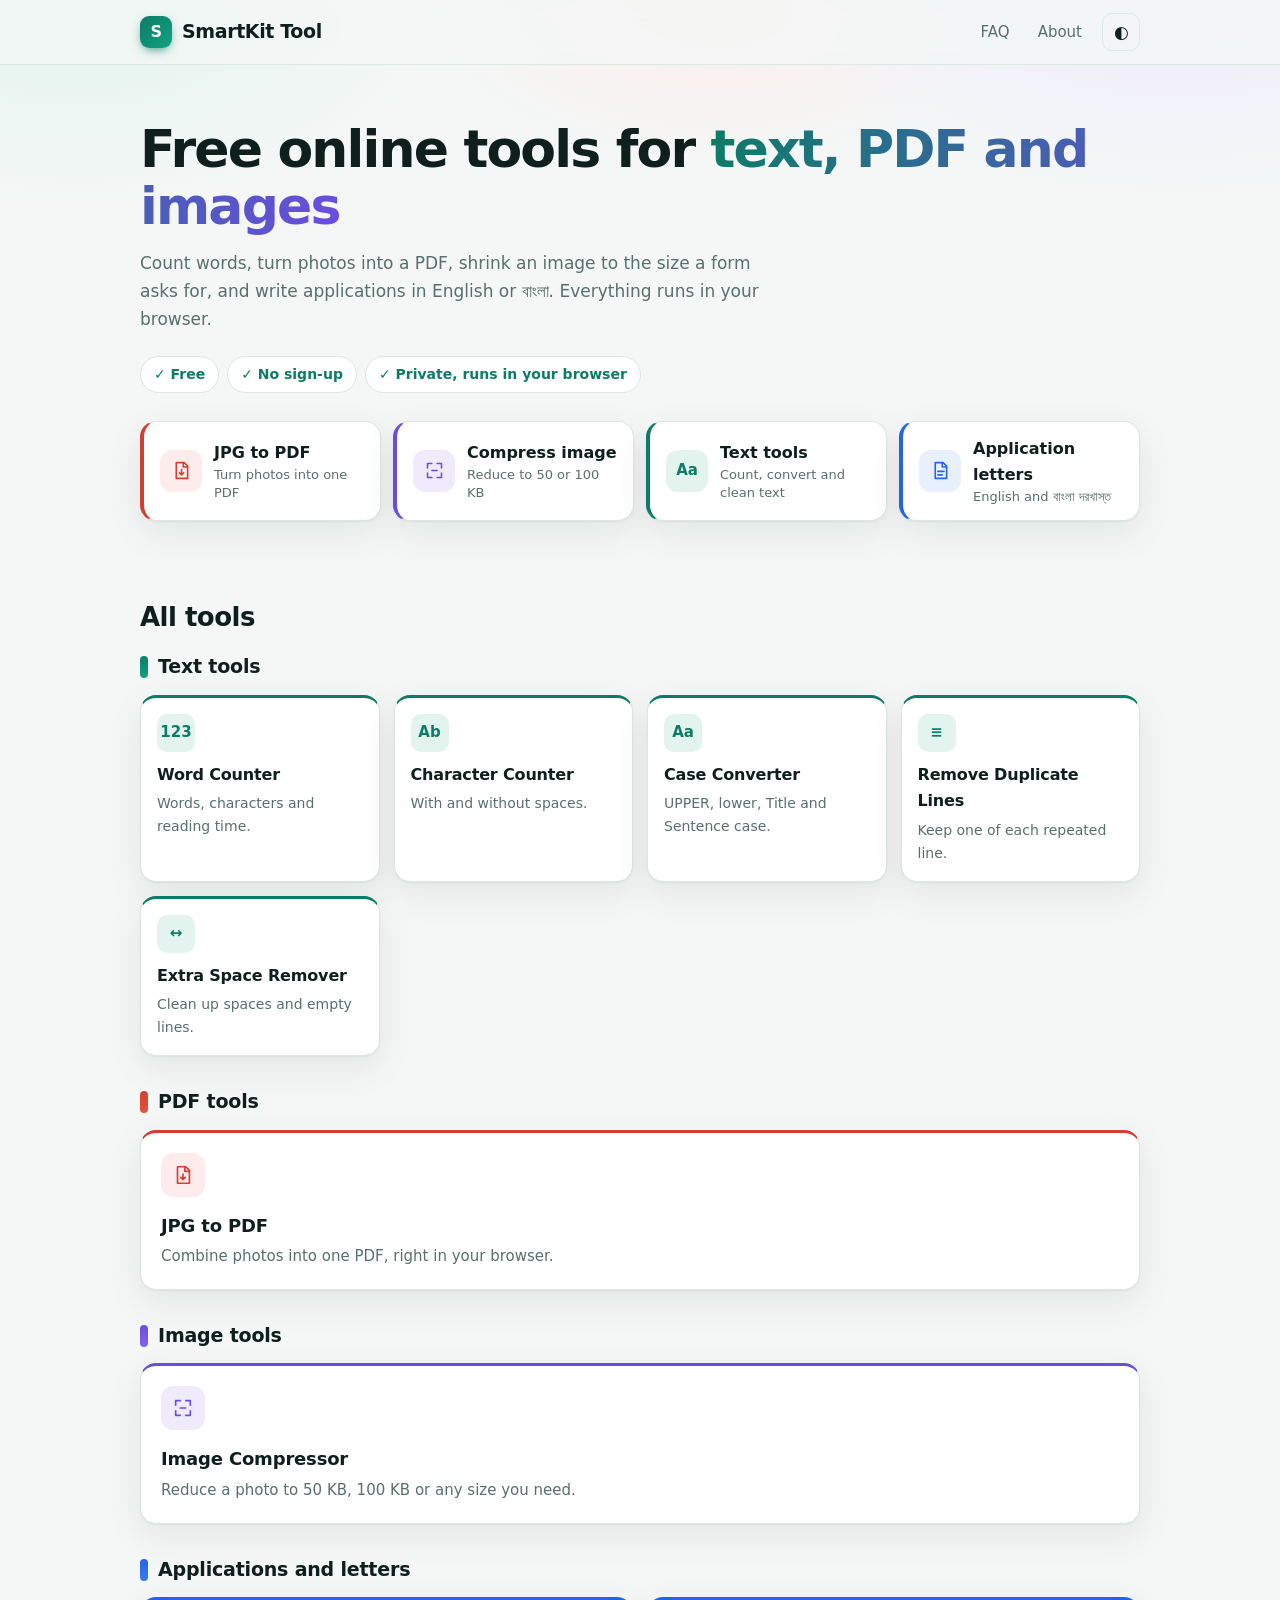
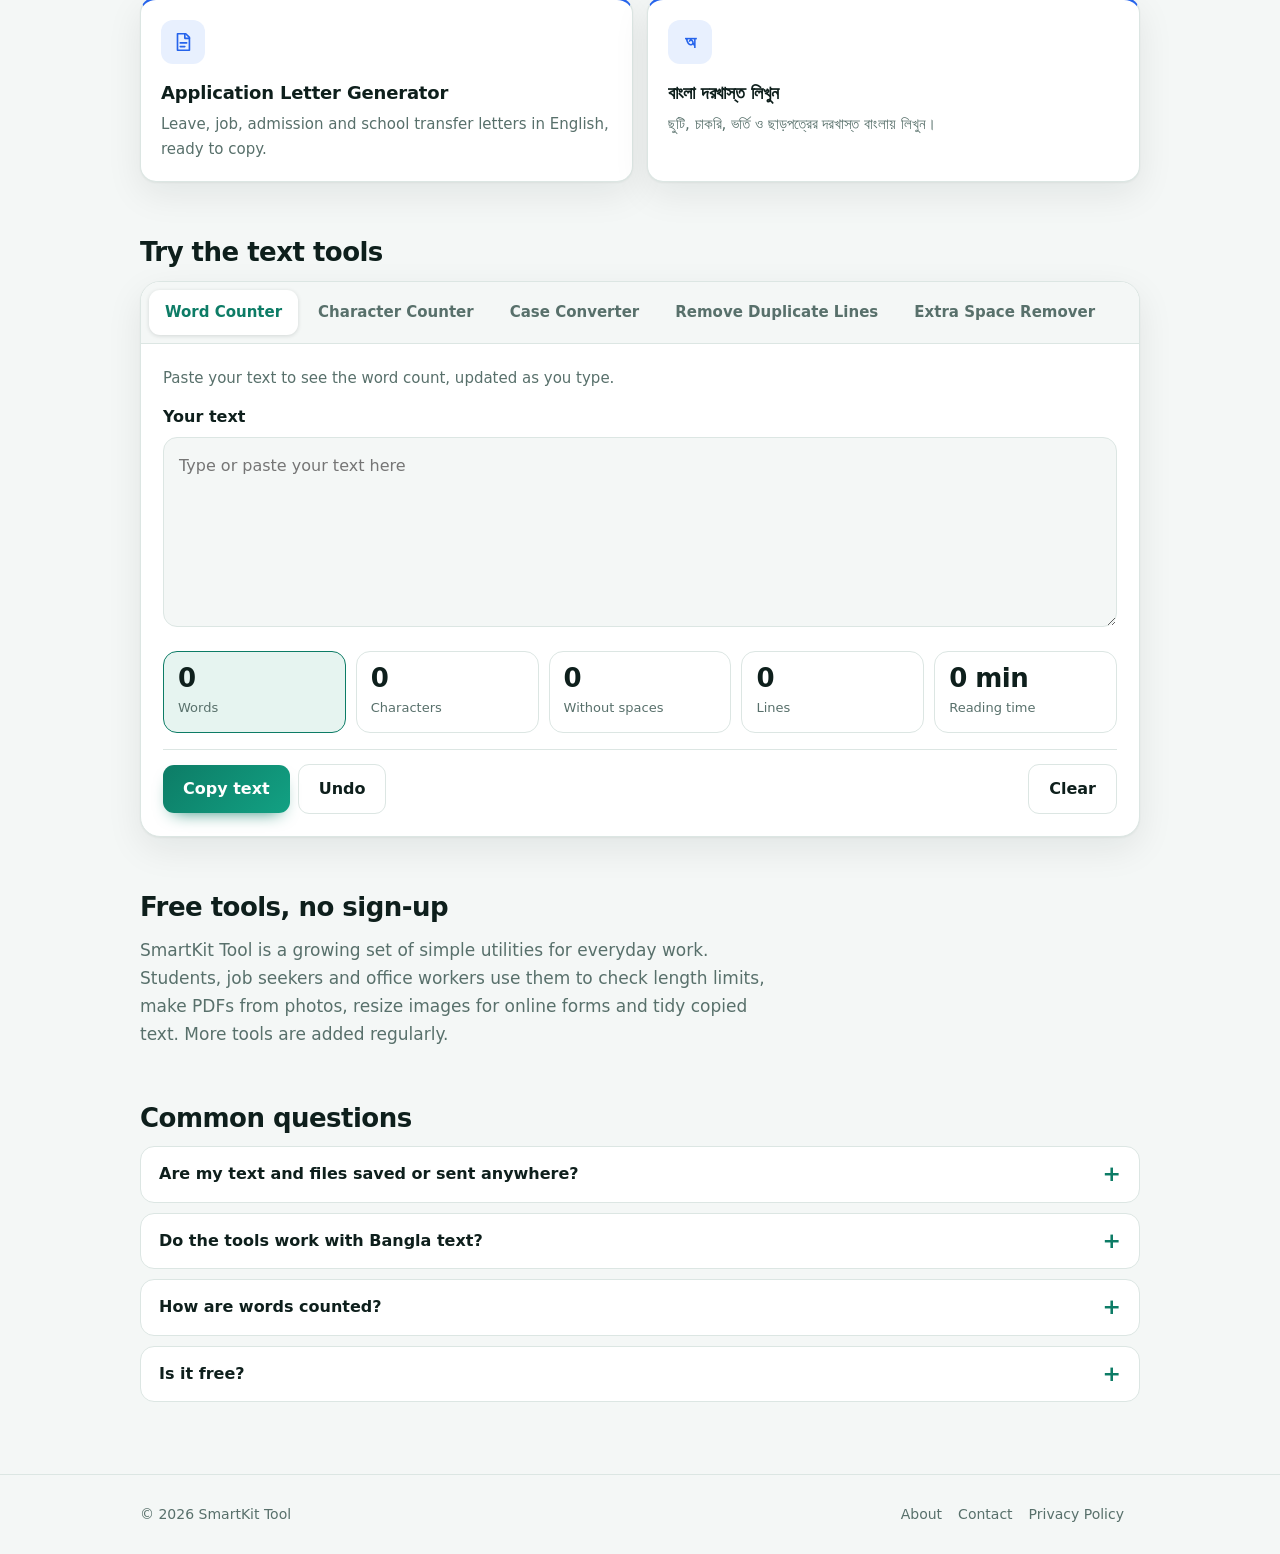
<file: index.html>
<!DOCTYPE html>
<html lang="en">
<head>
<meta charset="UTF-8">
<meta name="viewport" content="width=device-width, initial-scale=1">
<title>SmartKit Tool - Free Online Text, PDF and Image Tools</title>
<meta name="description" content="Free online tools: word counter, JPG to PDF, image compressor, case converter and application letter generator. No sign-up, works in your browser.">
<meta name="google-site-verification" content="afzl41jwuCwU8pF2AGQ-f0TSA4lmBNXhtayXgcIqO7I" />
<meta name="google-site-verification" content="jnPfN4NaYyRkZAIhzApnzC7J-E5StlYzplkiLgdzuBk" />
<meta name="theme-color" content="#0d7c66">
<meta property="og:title" content="SmartKit Tool - Free Online Text, PDF and Image Tools">
<meta property="og:description" content="Count words, convert JPG to PDF and compress photos. Free and private.">
<meta property="og:type" content="website">
<link rel="icon" href="data:image/svg+xml,%3Csvg xmlns='http://www.w3.org/2000/svg' viewBox='0 0 32 32'%3E%3Crect width='32' height='32' rx='8' fill='%230d7c66'/%3E%3Ctext x='16' y='22' font-size='17' font-weight='800' text-anchor='middle' fill='white' font-family='Arial'%3ES%3C/text%3E%3C/svg%3E">
<link rel="stylesheet" href="style.css">
<link rel="stylesheet" href="theme.css">
<script>try{var t=localStorage.getItem('theme')||(matchMedia('(prefers-color-scheme:dark)').matches?'dark':'light');document.documentElement.dataset.theme=t}catch(e){}</script>
</head>
<body>
<header><div class="wrap">
  <a class="logo" href="index.html"><span class="mark">S</span>SmartKit Tool</a>
  <nav>
    <a href="#faq">FAQ</a><a href="about.html">About</a>
    <button class="icon-btn" id="theme" aria-label="Switch light or dark theme">◐</button>
  </nav>
</div></header>

<main class="wrap">
  <section class="hero">
    <h1>Free online tools for <em>text, PDF and images</em></h1>
    <p class="lead">Count words, turn photos into a PDF, shrink an image to the size a form asks for, and write applications in English or বাংলা. Everything runs in your browser.</p>
    <ul class="pills"><li>Free</li><li>No sign-up</li><li>Private, runs in your browser</li></ul>
    <div class="do" aria-label="What you can do">
      <a href="jpg-to-pdf.html" data-cat="pdf"><span class="ic"><svg viewBox="0 0 24 24" aria-hidden="true"><path d="M6 3h9l4 4v14H6z"/><path d="M14 3v5h5M12 11v6M9.5 14.5L12 17l2.5-2.5"/></svg></span><span>JPG to PDF<small>Turn photos into one PDF</small></span></a>
      <a href="image-compressor.html" data-cat="img"><span class="ic"><svg viewBox="0 0 24 24" aria-hidden="true"><path d="M4 9V4h5M20 9V4h-5M4 15v5h5M20 15v5h-5"/><path d="M9 12h6"/></svg></span><span>Compress image<small>Reduce to 50 or 100 KB</small></span></a>
      <a href="#tools" data-cat="text"><span class="ic">Aa</span><span>Text tools<small>Count, convert and clean text</small></span></a>
      <a href="application-letter.html" data-cat="doc"><span class="ic"><svg viewBox="0 0 24 24" aria-hidden="true"><path d="M6 3h9l4 4v14H6z"/><path d="M14 3v5h5M9 13h7M9 17h5"/></svg></span><span>Application letters<small>English and বাংলা দরখাস্ত</small></span></a>
    </div>
  </section>

  <section class="block" id="all-tools">
    <h2>All tools</h2>
    <div class="cat" data-cat="text">
      <h3 class="ct">Text tools</h3>
      <div class="cards sm">
        <a class="card sm" data-cat="text" href="word-counter.html"><div class="ic">123</div><h3>Word Counter</h3><p>Words, characters and reading time.</p></a>
        <a class="card sm" data-cat="text" href="character-counter.html"><div class="ic">Ab</div><h3>Character Counter</h3><p>With and without spaces.</p></a>
        <a class="card sm" data-cat="text" href="case-converter.html"><div class="ic">Aa</div><h3>Case Converter</h3><p>UPPER, lower, Title and Sentence case.</p></a>
        <a class="card sm" data-cat="text" href="remove-duplicate-lines.html"><div class="ic">≡</div><h3>Remove Duplicate Lines</h3><p>Keep one of each repeated line.</p></a>
        <a class="card sm" data-cat="text" href="extra-space-remover.html"><div class="ic">↔</div><h3>Extra Space Remover</h3><p>Clean up spaces and empty lines.</p></a>
      </div>
    </div>
    <div class="cat" data-cat="pdf">
      <h3 class="ct">PDF tools</h3>
      <div class="cards">
        <a class="card" data-cat="pdf" href="jpg-to-pdf.html"><div class="ic"><svg viewBox="0 0 24 24" aria-hidden="true"><path d="M6 3h9l4 4v14H6z"/><path d="M14 3v5h5M12 11v6M9.5 14.5L12 17l2.5-2.5"/></svg></div><h3>JPG to PDF</h3><p>Combine photos into one PDF, right in your browser.</p></a>
      </div>
    </div>
    <div class="cat" data-cat="img">
      <h3 class="ct">Image tools</h3>
      <div class="cards">
        <a class="card" data-cat="img" href="image-compressor.html"><div class="ic"><svg viewBox="0 0 24 24" aria-hidden="true"><path d="M4 9V4h5M20 9V4h-5M4 15v5h5M20 15v5h-5"/><path d="M9 12h6"/></svg></div><h3>Image Compressor</h3><p>Reduce a photo to 50 KB, 100 KB or any size you need.</p></a>
      </div>
    </div>
    <div class="cat" data-cat="doc">
      <h3 class="ct">Applications and letters</h3>
      <div class="cards">
        <a class="card" data-cat="doc" href="application-letter.html"><div class="ic"><svg viewBox="0 0 24 24" aria-hidden="true"><path d="M6 3h9l4 4v14H6z"/><path d="M14 3v5h5M9 13h7M9 17h5"/></svg></div><h3>Application Letter Generator</h3><p>Leave, job, admission and school transfer letters in English, ready to copy.</p></a>
        <a class="card" data-cat="doc" href="dorkhast.html"><div class="ic">অ</div><h3>বাংলা দরখাস্ত লিখুন</h3><p>ছুটি, চাকরি, ভর্তি ও ছাড়পত্রের দরখাস্ত বাংলায় লিখুন।</p></a>
      </div>
    </div>
  </section>

  <section class="block">
    <h2>Try the text tools</h2>
    <section class="bench" id="tools" aria-label="Text tools">
    <div class="tabs" role="tablist" aria-label="Choose a tool">
      <button class="tab" role="tab" data-tool="words">Word Counter</button>
      <button class="tab" role="tab" data-tool="chars">Character Counter</button>
      <button class="tab" role="tab" data-tool="case">Case Converter</button>
      <button class="tab" role="tab" data-tool="dupes">Remove Duplicate Lines</button>
      <button class="tab" role="tab" data-tool="spaces">Extra Space Remover</button>
    </div>
    <div class="work">
      <p class="hint" id="toolHint"></p>
      <label class="lbl" for="textInput">Your text</label>
      <textarea id="textInput" placeholder="Type or paste your text here"></textarea>

      <div class="panel row" data-tools="case">
        <button class="btn" data-act="upper">UPPERCASE</button>
        <button class="btn" data-act="lower">lowercase</button>
        <button class="btn" data-act="title">Title Case</button>
        <button class="btn" data-act="sentence">Sentence case</button>
      </div>
      <div class="panel row" data-tools="dupes">
        <label><input type="checkbox" id="ic"> Ignore capital letters</label>
        <label><input type="checkbox" id="tr" checked> Ignore leading and trailing spaces</label>
        <button class="btn" data-act="dupes">Remove duplicate lines</button>
      </div>
      <div class="panel row" data-tools="spaces">
        <label><input type="checkbox" id="rl"> Also remove empty lines</label>
        <button class="btn" data-act="spaces">Remove extra spaces</button>
      </div>

      <p id="message" role="status"></p>

      <div class="stats" aria-live="polite">
        <div class="stat" id="s-words"><b id="words">0</b><span>Words</span></div>
        <div class="stat" id="s-chars"><b id="chars">0</b><span>Characters</span></div>
        <div class="stat"><b id="noSpaces">0</b><span>Without spaces</span></div>
        <div class="stat"><b id="lines">0</b><span>Lines</span></div>
        <div class="stat"><b id="read">0 min</b><span>Reading time</span></div>
      </div>

      <div class="row end">
        <div class="row" style="margin:0">
          <button class="btn" data-act="copy">Copy text</button>
          <button class="btn ghost" data-act="undo">Undo</button>
        </div>
        <button class="btn ghost" data-act="clear">Clear</button>
      </div>
    </div>
  </section>
  </section>

  

  <section class="block" id="about">
    <h2>Free tools, no sign-up</h2>
    <p class="lead">SmartKit Tool is a growing set of simple utilities for everyday work. Students, job seekers and office workers use them to check length limits, make PDFs from photos, resize images for online forms and tidy copied text. More tools are added regularly.</p>
  </section>

  <section class="block faq" id="faq">
    <h2>Common questions</h2>
    <details><summary>Are my text and files saved or sent anywhere?</summary><p>No. Every tool runs inside your browser, so your text, photos and PDFs never leave your device.</p></details>
    <details><summary>Do the tools work with Bangla text?</summary><p>Yes. Word, character and line counts work with Bangla and other languages. Case conversion applies only to scripts that have upper and lower case, such as English.</p></details>
    <details><summary>How are words counted?</summary><p>Any group of characters separated by spaces or line breaks counts as one word. Reading time assumes about 200 words per minute.</p></details>
    <details><summary>Is it free?</summary><p>Yes, every tool is free to use.</p></details>
  </section>
</main>

<footer><div class="wrap">
  <div>© <span id="y">2026</span> SmartKit Tool</div>
  <div><a href="about.html">About</a><a href="contact.html">Contact</a><a href="privacy.html">Privacy Policy</a></div>
</div></footer>

<script>
const $=s=>document.querySelector(s),$$=s=>[...document.querySelectorAll(s)];
const input=$('#textInput'),msg=$('#message');
let prev='';
const hints={
 words:'Paste your text to see the word count, updated as you type.',
 chars:'Paste your text to see characters with and without spaces.',
 case:'Choose a style to change the capital letters in your text.',
 dupes:'Remove repeated lines and keep the first one of each.',
 spaces:'Trim spaces at line ends and shrink repeated spaces to one.'
};
function say(t){msg.textContent=t}
function stats(){
  const t=input.value,w=t.trim()?t.trim().split(/\s+/).length:0;
  $('#words').textContent=w;
  $('#chars').textContent=[...t].length;
  $('#noSpaces').textContent=[...t.replace(/\s/g,'')].length;
  $('#lines').textContent=t?t.split('\n').length:0;
  $('#read').textContent=(w?Math.max(1,Math.ceil(w/200)):0)+' min';
}
function apply(fn,note){prev=input.value;input.value=fn(input.value);stats();say(note)}
function setTool(id){
  $$('.tab').forEach(b=>{const on=b.dataset.tool===id;b.setAttribute('aria-selected',on);b.tabIndex=on?0:-1});
  $$('.panel').forEach(p=>p.hidden=!p.dataset.tools.split(' ').includes(id));
  $('#s-words').classList.toggle('hl',id==='words');
  $('#s-chars').classList.toggle('hl',id==='chars');
  $('#toolHint').textContent=hints[id];say('');
}
$$('.tab').forEach(b=>b.addEventListener('click',()=>setTool(b.dataset.tool)));
$('.tabs').addEventListener('keydown',e=>{
  const tabs=$$('.tab'),i=tabs.findIndex(b=>b.getAttribute('aria-selected')==='true');
  if(e.key==='ArrowRight'||e.key==='ArrowLeft'){
    const n=tabs[(i+(e.key==='ArrowRight'?1:tabs.length-1))%tabs.length];n.focus();setTool(n.dataset.tool);
  }
});
const acts={
 upper:()=>apply(t=>t.toUpperCase(),'Changed to UPPERCASE.'),
 lower:()=>apply(t=>t.toLowerCase(),'Changed to lowercase.'),
 title:()=>apply(t=>t.toLowerCase().replace(/(^|[\s"(\[-])(\p{L})/gu,(m,a,b)=>a+b.toUpperCase()),'Changed to Title Case.'),
 sentence:()=>apply(t=>t.toLowerCase().replace(/(^\s*|[.!?।]\s+|\n\s*)(\p{L})/gu,(m,a,b)=>a+b.toUpperCase()),'Changed to Sentence case.'),
 dupes:()=>{
  const ic=$('#ic').checked,tr=$('#tr').checked,seen=new Set();let n=0;
  const out=input.value.split('\n').filter(l=>{
    let k=tr?l.trim():l;if(ic)k=k.toLowerCase();
    if(k==='')return true;
    if(seen.has(k)){n++;return false}
    seen.add(k);return true;
  });
  apply(()=>out.join('\n'),n?'Removed '+n+' duplicate line'+(n>1?'s':'')+'.':'No duplicate lines found.');
 },
 spaces:()=>{
  const rl=$('#rl').checked;
  apply(t=>{let l=t.split('\n').map(x=>x.trim().replace(/[ \t]+/g,' '));if(rl)l=l.filter(Boolean);return l.join('\n')},'Extra spaces removed.');
 },
 copy:async()=>{
  try{await navigator.clipboard.writeText(input.value);say('Text copied.')}
  catch(e){input.select();say('Press Copy in your browser menu to copy the selected text.')}
 },
 undo:()=>{const c=input.value;input.value=prev;prev=c;stats();say('Last change undone.')},
 clear:()=>{if(input.value){prev=input.value}input.value='';stats();say('Text cleared. Use Undo to bring it back.')}
};
$$('[data-act]').forEach(b=>b.addEventListener('click',()=>acts[b.dataset.act]()));
input.addEventListener('input',stats);
$('#theme').addEventListener('click',()=>{
  const n=document.documentElement.dataset.theme==='dark'?'light':'dark';
  document.documentElement.dataset.theme=n;
  try{localStorage.setItem('theme',n)}catch(e){}
});
$('#y').textContent=new Date().getFullYear();
$$('[data-open]').forEach(a=>a.addEventListener('click',()=>setTool(a.dataset.open)));
setTool('words');stats();
</script>
</body>
</html>
</file>
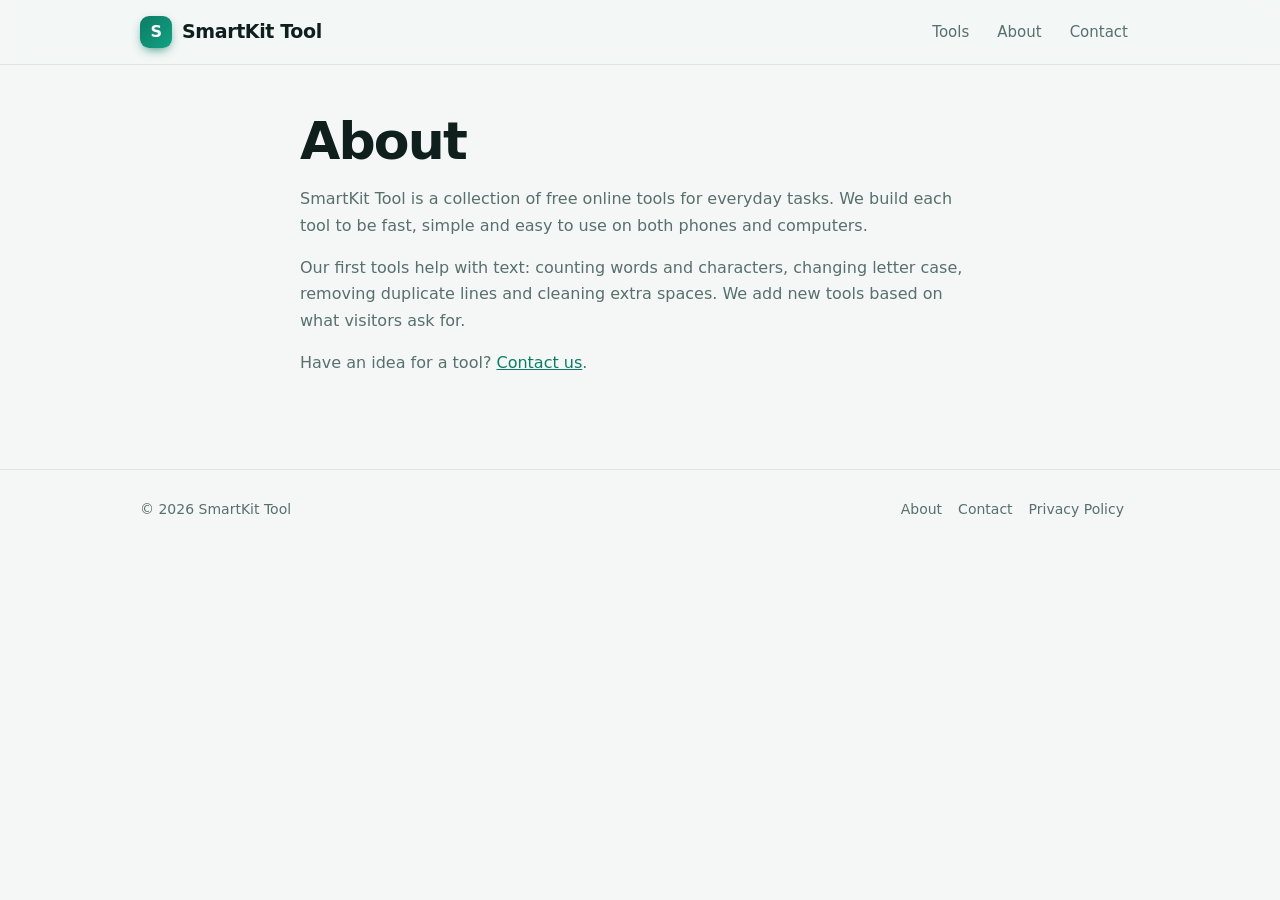
<file: about.html>
<!DOCTYPE html>
<html lang="en">
<head>
<meta charset="UTF-8">
<meta name="viewport" content="width=device-width, initial-scale=1">
<title>About - SmartKit Tool</title>
<meta name="description" content="About for SmartKit Tool.">
<meta name="theme-color" content="#0d7c66">
<link rel="stylesheet" href="style.css">
<script>try{var t=localStorage.getItem('theme')||(matchMedia('(prefers-color-scheme:dark)').matches?'dark':'light');document.documentElement.dataset.theme=t}catch(e){}</script>
</head>
<body>
<header><div class="wrap">
  <a class="logo" href="index.html"><span class="mark">S</span>SmartKit Tool</a>
  <nav><a href="index.html">Tools</a><a href="about.html">About</a><a href="contact.html">Contact</a></nav>
</div></header>
<main class="doc">
<h1>About</h1>
<p>SmartKit Tool is a collection of free online tools for everyday tasks. We build each tool to be fast, simple and easy to use on both phones and computers.</p>
<p>Our first tools help with text: counting words and characters, changing letter case, removing duplicate lines and cleaning extra spaces. We add new tools based on what visitors ask for.</p>
<p>Have an idea for a tool? <a href="contact.html">Contact us</a>.</p>
</main>
<footer><div class="wrap">
  <div>© <span id="y">2026</span> SmartKit Tool</div>
  <div><a href="about.html">About</a><a href="contact.html">Contact</a><a href="privacy.html">Privacy Policy</a></div>
</div></footer>
<script>document.getElementById('y').textContent=new Date().getFullYear()</script>
</body>
</html>
</file>
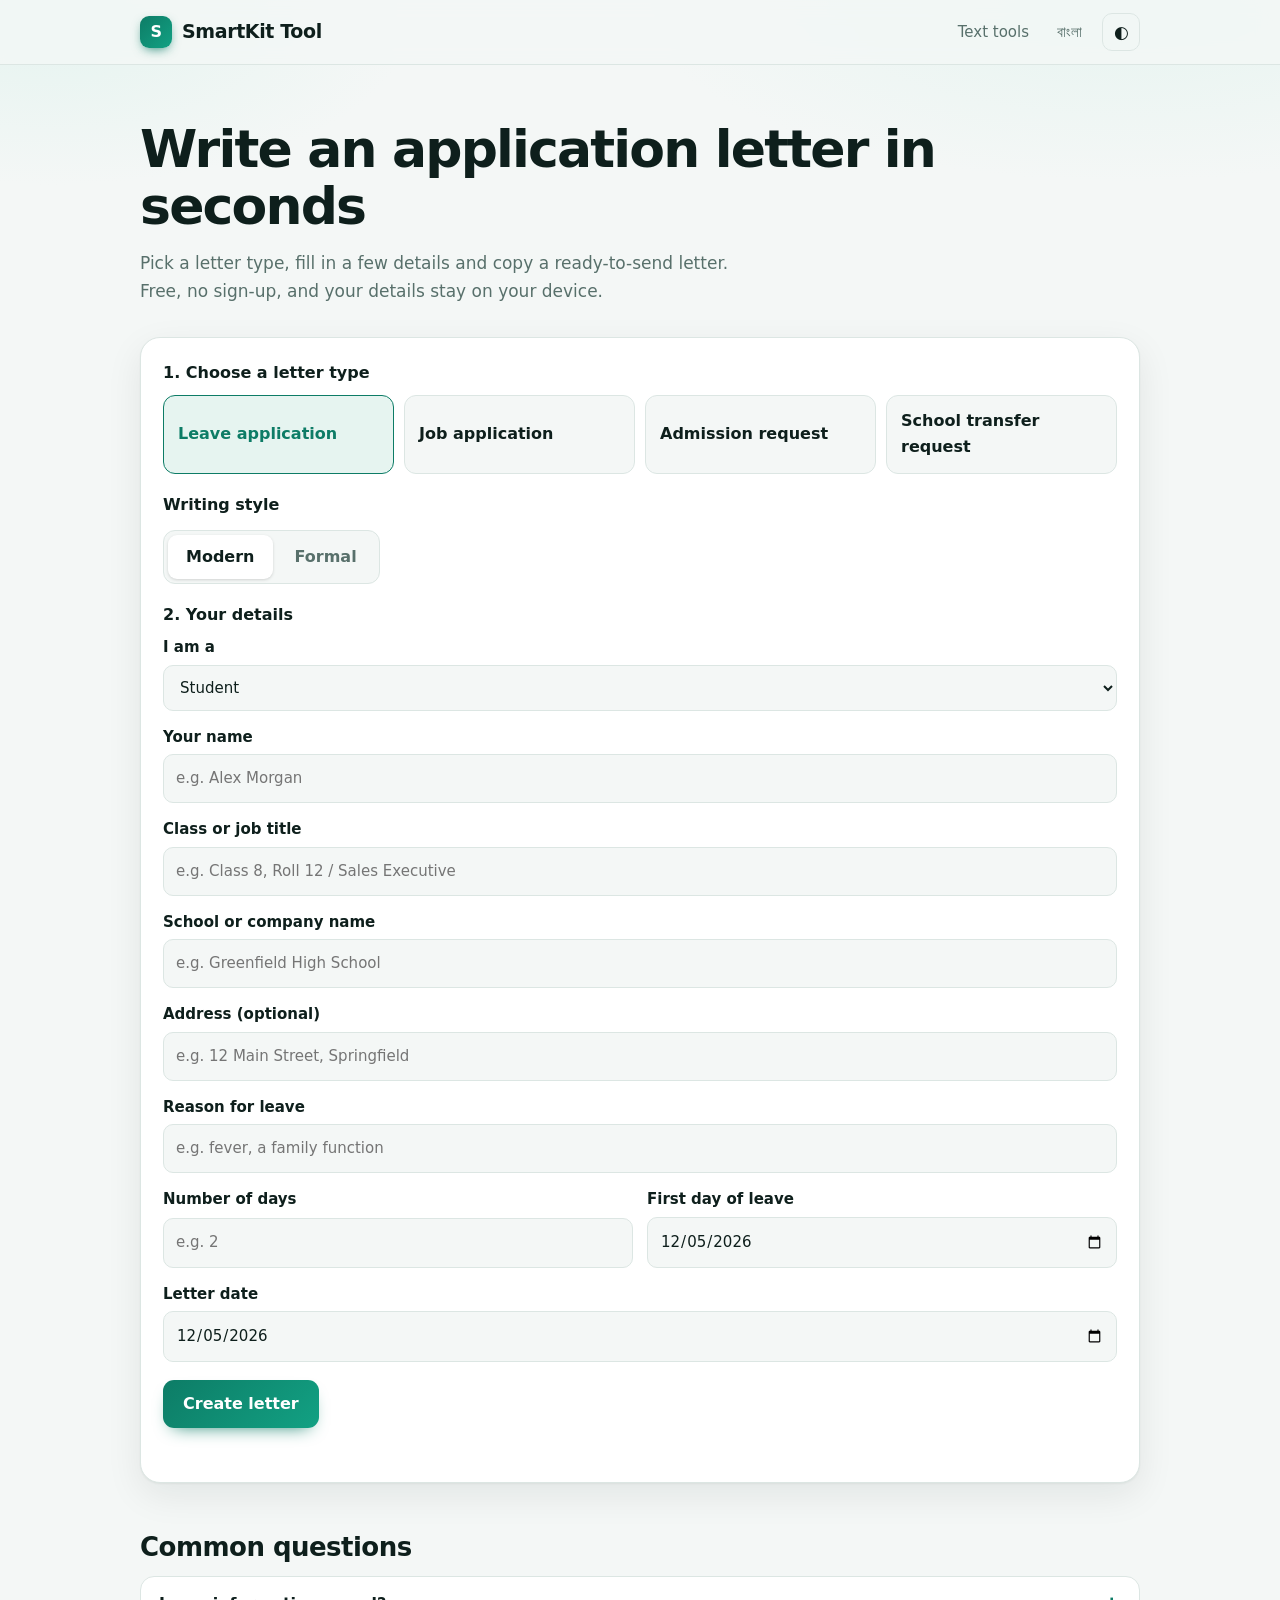
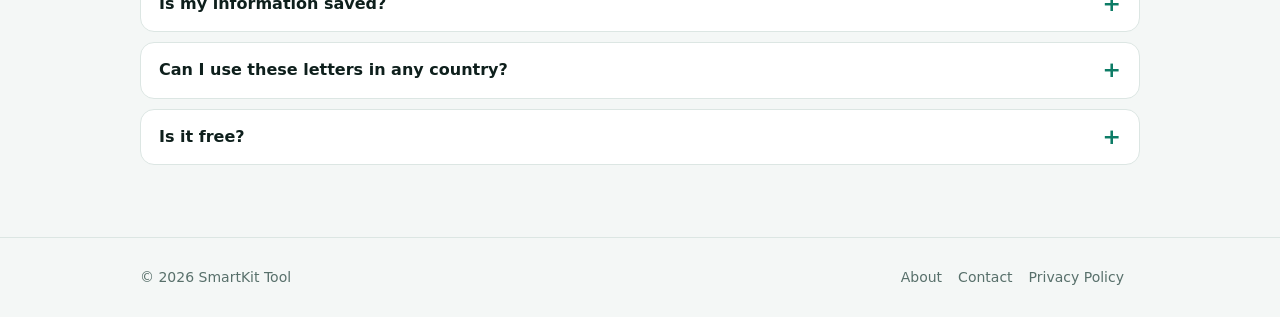
<file: application-letter.html>
<!DOCTYPE html>
<html lang="en">
<head>
<meta charset="UTF-8">
<meta name="viewport" content="width=device-width, initial-scale=1">
<title>Free Application Letter Generator - Leave, Job, Admission | SmartKit Tool</title>
<meta name="description" content="Write a leave application, job application, admission request or school transfer letter in seconds. Free, no sign-up, works on your phone.">
<meta name="theme-color" content="#0d7c66">
<link rel="icon" href="data:image/svg+xml,%3Csvg xmlns='http://www.w3.org/2000/svg' viewBox='0 0 32 32'%3E%3Crect width='32' height='32' rx='8' fill='%230d7c66'/%3E%3Ctext x='16' y='22' font-size='17' font-weight='800' text-anchor='middle' fill='white' font-family='Arial'%3ES%3C/text%3E%3C/svg%3E">
<link rel="stylesheet" href="style.css">
<script>try{var t=localStorage.getItem('theme')||(matchMedia('(prefers-color-scheme:dark)').matches?'dark':'light');document.documentElement.dataset.theme=t}catch(e){}</script>
</head>
<body>
<header><div class="wrap">
  <a class="logo" href="index.html"><span class="mark">S</span>SmartKit Tool</a>
  <nav><a href="index.html">Text tools</a><a href="dorkhast.html">বাংলা</a>
    <button class="icon-btn" id="theme" aria-label="Switch light or dark theme">◐</button></nav>
</div></header>

<main class="wrap">
  <section class="hero">
    <h1>Write an application letter in seconds</h1>
    <p class="lead">Pick a letter type, fill in a few details and copy a ready-to-send letter. Free, no sign-up, and your details stay on your device.</p>
  </section>

  <section class="bench"><div class="work">
    <label class="lbl">1. Choose a letter type</label>
    <div class="tiles" id="types" role="group" aria-label="Letter type"></div>
    <label class="lbl">Writing style</label>
    <div class="seg" id="tones" role="group" aria-label="Writing style">
      <button type="button" data-t="modern" aria-pressed="true">Modern</button>
      <button type="button" data-t="formal" aria-pressed="false">Formal</button>
    </div>
    <label class="lbl">2. Your details</label>
    <form id="f" autocomplete="off">
      <div class="grid" id="fields"></div>
      <button class="btn" type="submit">Create letter</button>
      <p id="err" role="status"></p>
    </form>
    <div id="result" hidden>
      <label class="lbl">3. Your letter</label>
      <div class="paper" id="out"></div>
      <div class="bt">
        <button class="btn" id="copy" type="button">Copy letter</button>
        <button class="btn ghost" id="print" type="button">Print</button>
        <button class="btn ghost" id="again" type="button">Edit details</button>
      </div>
      <p style="color:var(--muted);font-size:14px">Please read the letter once and check names, dates and details before sending.</p>
    </div>
  </div></section>

  <section class="block faq">
    <h2>Common questions</h2>
    <details><summary>Is my information saved?</summary><p>No. The letter is created in your browser, so nothing you type is sent to us or stored.</p></details>
    <details><summary>Can I use these letters in any country?</summary><p>Yes. The letters use a standard international format. Change the wording if your school or company asks for a specific layout.</p></details>
    <details><summary>Is it free?</summary><p>Yes, completely free.</p></details>
  </section>
</main>

<footer><div class="wrap">
  <div>© <span id="y">2026</span> SmartKit Tool</div>
  <div><a href="about.html">About</a><a href="contact.html">Contact</a><a href="privacy.html">Privacy Policy</a></div>
</div></footer>

<script>
const $=id=>document.getElementById(id);
const O={day:'numeric',month:'long',year:'numeric'};
const fmtD=d=>d.toLocaleDateString('en-GB',O);
const fmt=s=>fmtD(new Date(s+'T00:00:00'));
const today=()=>new Date().toISOString().slice(0,10);
const days=n=>n+(n>1?' days':' day');
function range(s,n){const a=new Date(s+'T00:00:00');if(n<2)return 'on '+fmtD(a);const b=new Date(a);b.setDate(a.getDate()+n-1);return 'from '+fmtD(a)+' to '+fmtD(b)}
const LD={id:'ldate',l:'Letter date',type:'date',def:'today'};
const T={
leave:{name:'Leave application',fields:[
 {id:'who',l:'I am a',type:'select',opts:['Student','Employee']},
 {id:'name',l:'Your name',ph:'e.g. Alex Morgan'},
 {id:'role',l:'Class or job title',ph:'e.g. Class 8, Roll 12 / Sales Executive'},
 {id:'org',l:'School or company name',ph:'e.g. Greenfield High School'},
 {id:'addr',l:'Address',ph:'e.g. 12 Main Street, Springfield',opt:1},
 {id:'reason',l:'Reason for leave',ph:'e.g. fever, a family function'},
 {id:'days',l:'Number of days',type:'number',ph:'e.g. 2',half:1},
 {id:'start',l:'First day of leave',type:'date',def:'today',half:1},LD],
 make:(f,m)=>{const st=f.who==='Student',n=+f.days,r=range(f.start,n);return{
  to:[st?'The Principal':'The Manager',f.org,f.addr],subject:'Application for leave',
  body:m?[`I am writing to request ${n>1?n+' days of':'one day of'} leave ${r} due to ${f.reason}.`,
   st?'I will catch up on any classes and assignments I miss as soon as I return.':'I will finish any urgent tasks before I leave and catch up on anything I miss as soon as I return.',
   'I would be grateful if you could approve my request. Thank you for your time and understanding.']
  :[`With due respect, I would like to request leave for ${days(n)} ${r}, as I will be unable to attend ${st?'school':'work'} due to ${f.reason}.`,
   `I assure you that I will make up for any missed ${st?'lessons and assignments':'work'} upon my return.`,
   'I therefore request you to kindly grant my leave for the stated period. I shall be very grateful.'],
  sign:[f.name,f.role]}}},
job:{name:'Job application',fields:[
 {id:'name',l:'Your name',ph:'e.g. Sam Rivera'},
 {id:'pos',l:'Position you are applying for',ph:'e.g. Customer Support Executive'},
 {id:'org',l:'Company name',ph:'e.g. BrightPath Ltd'},
 {id:'addr',l:'Company address',ph:'e.g. 5 Market Road, Dhaka',opt:1},
 {id:'exp',l:'Your experience (one sentence)',ph:'e.g. I have two years of experience in customer support.',opt:1},
 {id:'skills',l:'Key skills',ph:'e.g. communication, MS Excel, problem solving',opt:1},
 {id:'why',l:'Why you want this job (one sentence)',ph:'e.g. I admire your focus on customer care.',opt:1},
 {id:'contact',l:'Your email or phone',ph:'e.g. sam@example.com',opt:1},LD],
 make:(f,m)=>{const mid=[f.exp,f.skills?'My key skills include '+f.skills+'.':'',f.why].filter(Boolean).join(' ');return{
  to:['Hiring Manager',f.org,f.addr],subject:'Application for the position of '+f.pos,salute:'Dear Hiring Manager,',close:'Sincerely,',
  body:[m?`I am writing to apply for the ${f.pos} position at ${f.org}.`:`I wish to apply for the position of ${f.pos} at ${f.org}.`,mid,
   m?`I would welcome the opportunity to discuss how I can contribute to ${f.org}. Thank you for considering my application.`:'I would be glad to attend an interview at your convenience. Thank you for your time and consideration.'].filter(Boolean),
  sign:[f.name,f.contact]}}},
adm:{name:'Admission request',fields:[
 {id:'name',l:'Student’s name',ph:'e.g. Maya Khan'},
 {id:'guard',l:'Parent or guardian name (if a parent is writing)',ph:'e.g. Imran Khan',opt:1},
 {id:'grade',l:'Class or grade applying for',ph:'e.g. Grade 6'},
 {id:'org',l:'School name',ph:'e.g. Greenfield High School'},
 {id:'addr',l:'School address',ph:'e.g. 12 Main Street, Springfield',opt:1},
 {id:'prev',l:'Previous school',ph:'e.g. Sunrise Primary School',opt:1},
 {id:'why',l:'Reason or extra detail (one sentence)',ph:'e.g. Our family has moved to this area.',opt:1},LD],
 make:(f,m)=>{const g=!!f.guard,who=g?f.name:'I';return{
  to:['The Principal',f.org,f.addr],subject:'Request for admission to '+f.grade,
  body:[m?`I am writing to request admission ${g?'for '+f.name+' ':''}to ${f.grade} at ${f.org}.`:`With due respect, I would like to request admission ${g?'for '+f.name+' ':''}to ${f.grade} at ${f.org}.`,
   [f.prev?`${who} previously studied at ${f.prev}.`:'',f.why].filter(Boolean).join(' '),
   'I would be grateful if you could consider this request and let me know which documents or steps are needed. Thank you for your time.'].filter(Boolean),
  sign:g?[f.guard,'Parent or guardian of '+f.name]:[f.name]}}},
tc:{name:'School transfer request',fields:[
 {id:'name',l:'Student’s name',ph:'e.g. Maya Khan'},
 {id:'guard',l:'Parent or guardian name (if a parent is writing)',ph:'e.g. Imran Khan',opt:1},
 {id:'cls',l:'Current class or grade',ph:'e.g. Grade 8, Roll 12'},
 {id:'org',l:'School name',ph:'e.g. Greenfield High School'},
 {id:'addr',l:'School address',ph:'e.g. 12 Main Street, Springfield',opt:1},
 {id:'why',l:'Reason for transfer',ph:'e.g. our family is moving to another city'},LD],
 make:(f,m)=>{const g=!!f.guard;return{
  to:['The Principal',f.org,f.addr],subject:'Request for Transfer Certificate',
  body:[m?`I am writing to request a Transfer Certificate ${g?'for '+f.name+', who is':'as I am'} currently studying in ${f.cls} at ${f.org}.`:`With due respect, I would like to request a Transfer Certificate ${g?'for '+f.name+', who is':'as I am'} currently studying in ${f.cls} at ${f.org}.`,
   `The reason for the transfer is that ${f.why}.`,
   'Please issue the certificate along with any other relevant documents, and let me know if any dues or formalities need to be completed. Thank you for your help.'],
  sign:g?[f.guard,'Parent or guardian of '+f.name]:[f.name]}}}
};
let cur='leave',modern=true;
function renderTypes(){const b=$('types');b.innerHTML='';Object.keys(T).forEach(k=>{const x=document.createElement('button');x.type='button';x.className='tile';x.textContent=T[k].name;x.setAttribute('aria-pressed',String(k===cur));x.onclick=()=>{cur=k;renderTypes();renderFields();$('result').hidden=true;$('err').textContent=''};b.appendChild(x)})}
function renderFields(){$('fields').innerHTML=T[cur].fields.map(f=>{
 const c=f.half?' class="half"':'',lb=f.l+(f.opt?' (optional)':'');
 if(f.type==='select')return `<label${c}>${lb}<select id="f_${f.id}">${f.opts.map(o=>`<option>${o}</option>`).join('')}</select></label>`;
 return `<label${c}>${lb}<input id="f_${f.id}"${f.opt?'':' required'}${f.type?` type="${f.type}"`:''}${f.type==='number'?' min="1" max="60" inputmode="numeric"':''}${f.ph?` placeholder="${f.ph}"`:''}></label>`}).join('');
 T[cur].fields.forEach(f=>{if(f.def)$('f_'+f.id).value=today()})}
document.querySelectorAll('#tones button').forEach(b=>b.onclick=()=>{modern=b.dataset.t==='modern';document.querySelectorAll('#tones button').forEach(x=>x.setAttribute('aria-pressed',String(x===b)));if(!$('result').hidden)$('f').requestSubmit()});
$('f').addEventListener('submit',e=>{e.preventDefault();
 const f={};T[cur].fields.forEach(x=>f[x.id]=$('f_'+x.id).value.trim());
 const nm=v=>v.replace(/[.\s]+$/,'').replace(/^([A-Z])([a-z])/,(m,a,b)=>a.toLowerCase()+b);
 if(f.reason)f.reason=nm(f.reason);
 if(cur==='tc'&&f.why)f.why=nm(f.why);
 if(cur==='leave'&&(!(+f.days>=1)||!f.start)){$('err').textContent='Please enter the number of days and the start date.';return}
 $('err').textContent='';
 const L=T[cur].make(f,modern);
 const t=[fmt(f.ldate),'','To,',...L.to.filter(Boolean),'','Subject: '+L.subject,'',L.salute||'Dear Sir or Madam,','',L.body.join('\n\n'),'',L.close||(modern?'Sincerely,':'Yours faithfully,'),'',...L.sign.filter(Boolean)].join('\n');
 $('out').textContent=t;$('result').hidden=false;$('result').scrollIntoView({behavior:'smooth',block:'start'})});
$('copy').onclick=async()=>{const b=$('copy');try{await navigator.clipboard.writeText($('out').textContent);b.textContent='Copied'}catch(e){const r=document.createRange();r.selectNodeContents($('out'));const s=getSelection();s.removeAllRanges();s.addRange(r);b.textContent='Selected, press Copy'}setTimeout(()=>b.textContent='Copy letter',2000)};
$('print').onclick=()=>window.print();
$('again').onclick=()=>{$('result').hidden=true;window.scrollTo({top:0,behavior:'smooth'})};
$('theme').onclick=()=>{const n=document.documentElement.dataset.theme==='dark'?'light':'dark';document.documentElement.dataset.theme=n;try{localStorage.setItem('theme',n)}catch(e){}};
$('y').textContent=new Date().getFullYear();
renderTypes();renderFields();
</script>
</body>
</html>
</file>
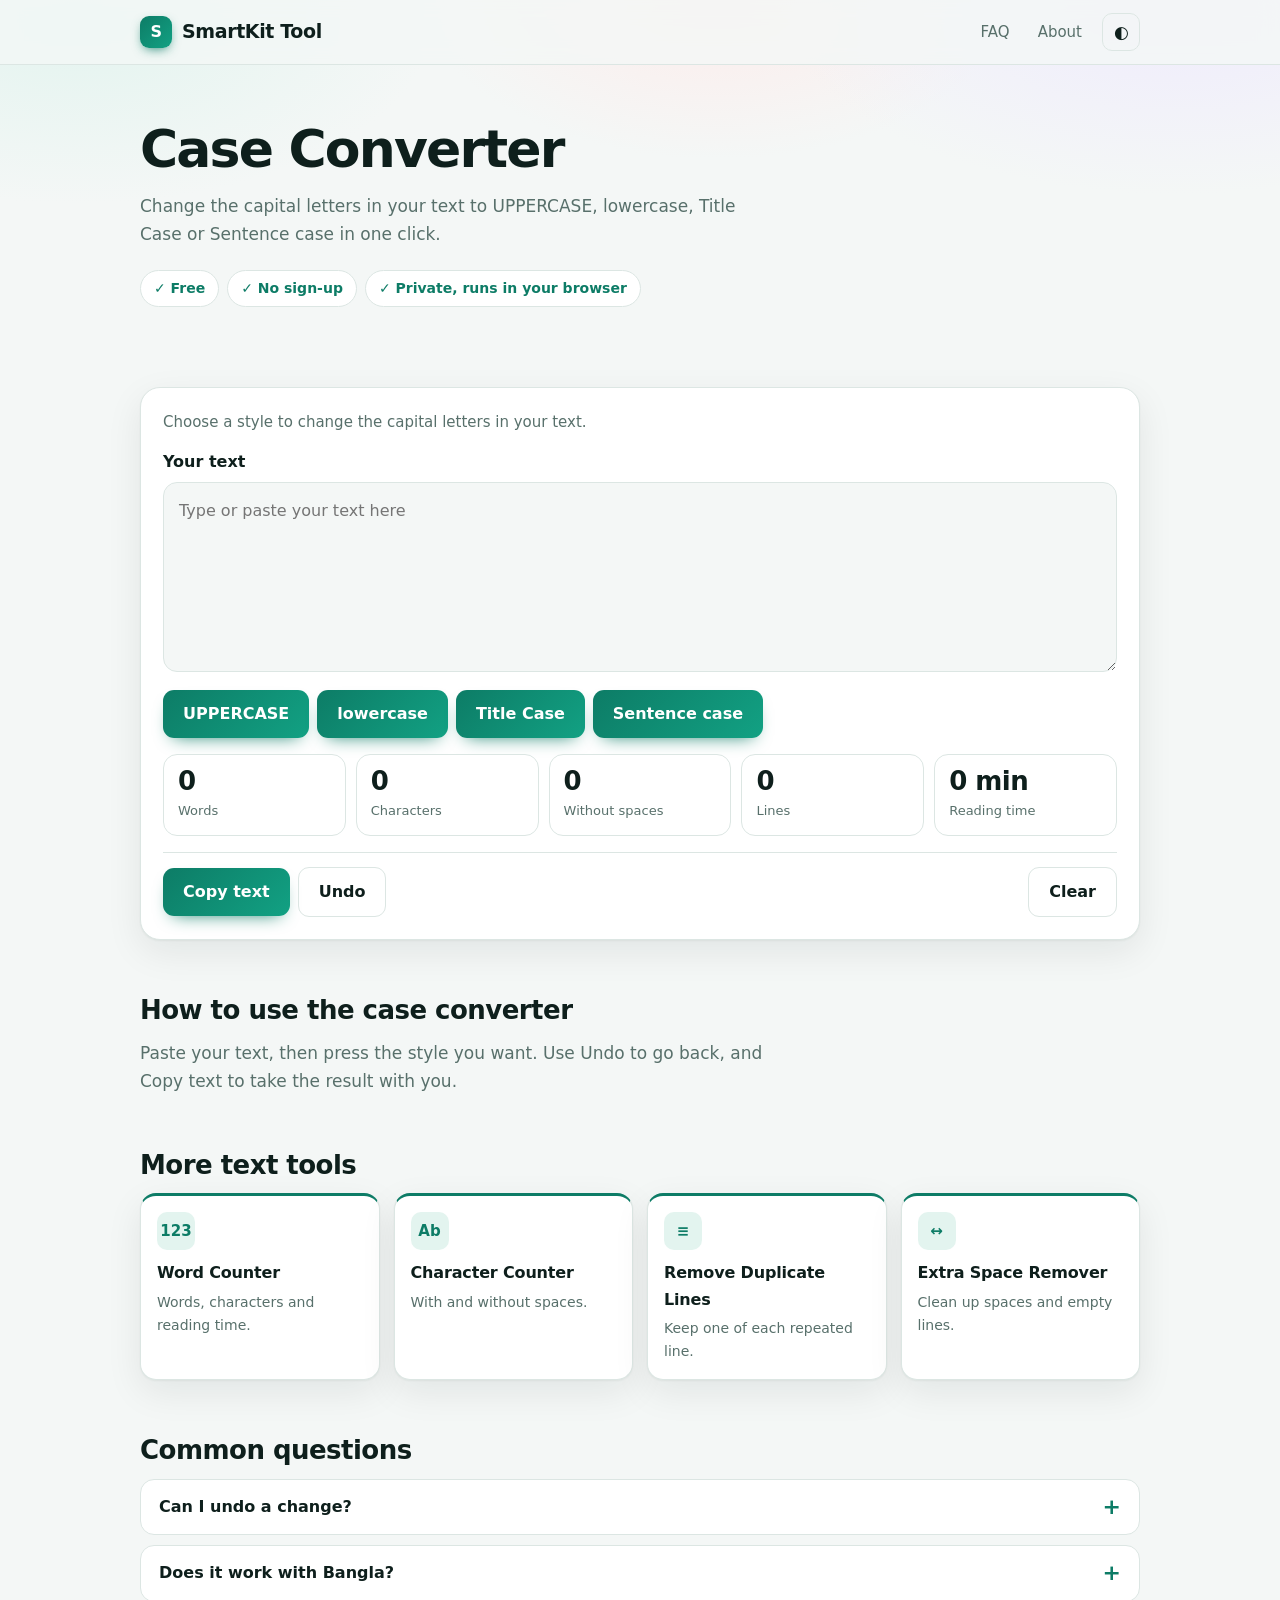
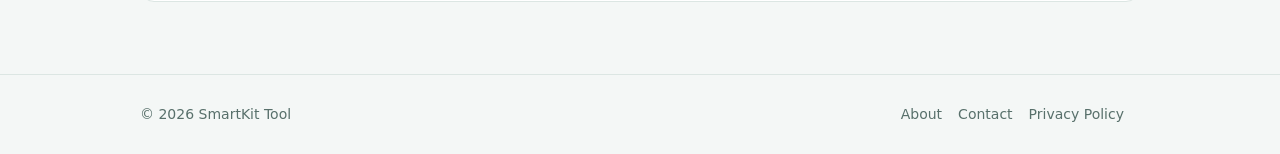
<file: case-converter.html>
<!DOCTYPE html>
<html lang="en">
<head>
<meta charset="UTF-8">
<meta name="viewport" content="width=device-width, initial-scale=1">
<title>Case Converter - UPPERCASE, lowercase, Title Case | SmartKit Tool</title>
<meta name="description" content="Free case converter. Change text to UPPERCASE, lowercase, Title Case or Sentence case in one click. Private and works in your browser.">
<meta name="theme-color" content="#0d7c66">
<meta property="og:title" content="Case Converter - UPPERCASE, lowercase, Title Case | SmartKit Tool">
<meta property="og:description" content="Free case converter. Change text to UPPERCASE, lowercase, Title Case or Sentence case in one click. Private and works in your browser.">
<meta property="og:type" content="website">
<link rel="icon" href="data:image/svg+xml,%3Csvg xmlns='http://www.w3.org/2000/svg' viewBox='0 0 32 32'%3E%3Crect width='32' height='32' rx='8' fill='%230d7c66'/%3E%3Ctext x='16' y='22' font-size='17' font-weight='800' text-anchor='middle' fill='white' font-family='Arial'%3ES%3C/text%3E%3C/svg%3E">
<link rel="stylesheet" href="style.css">
<link rel="stylesheet" href="theme.css">
<script>try{var t=localStorage.getItem('theme')||(matchMedia('(prefers-color-scheme:dark)').matches?'dark':'light');document.documentElement.dataset.theme=t}catch(e){}</script>
</head>
<body data-tool="case">
<header><div class="wrap">
  <a class="logo" href="index.html"><span class="mark">S</span>SmartKit Tool</a>
  <nav>
    <a href="#faq">FAQ</a><a href="about.html">About</a>
    <button class="icon-btn" id="theme" aria-label="Switch light or dark theme">◐</button>
  </nav>
</div></header>

<main class="wrap">
  <section class="hero">
    <h1>Case Converter</h1>
    <p class="lead">Change the capital letters in your text to UPPERCASE, lowercase, Title Case or Sentence case in one click.</p>
    <ul class="pills"><li>Free</li><li>No sign-up</li><li>Private, runs in your browser</li></ul>
  </section>

  <section class="block">
    <section class="bench" aria-label="Case Converter">
    <div class="work">
      <p class="hint">Choose a style to change the capital letters in your text.</p>
      <label class="lbl" for="textInput">Your text</label>
      <textarea id="textInput" placeholder="Type or paste your text here"></textarea>
      <div class="panel row"><button class="btn" data-act="upper">UPPERCASE</button><button class="btn" data-act="lower">lowercase</button><button class="btn" data-act="title">Title Case</button><button class="btn" data-act="sentence">Sentence case</button></div>
      <p id="message" role="status"></p>
      <div class="stats" aria-live="polite">
        <div class="stat" id="s-words"><b id="words">0</b><span>Words</span></div>
        <div class="stat" id="s-chars"><b id="chars">0</b><span>Characters</span></div>
        <div class="stat"><b id="noSpaces">0</b><span>Without spaces</span></div>
        <div class="stat"><b id="lines">0</b><span>Lines</span></div>
        <div class="stat"><b id="read">0 min</b><span>Reading time</span></div>
      </div>
      <div class="row end">
        <div class="row" style="margin:0">
          <button class="btn" data-act="copy">Copy text</button>
          <button class="btn ghost" data-act="undo">Undo</button>
        </div>
        <button class="btn ghost" data-act="clear">Clear</button>
      </div>
    </div>
    </section>
  </section>

  <section class="block">
    <h2>How to use the case converter</h2>
    <p class="lead">Paste your text, then press the style you want. Use Undo to go back, and Copy text to take the result with you.</p>
  </section>

  <section class="block">
    <h2>More text tools</h2>
    <div class="cards sm">
      <a class="card sm" data-cat="text" href="word-counter.html"><div class="ic">123</div><h3>Word Counter</h3><p>Words, characters and reading time.</p></a>
      <a class="card sm" data-cat="text" href="character-counter.html"><div class="ic">Ab</div><h3>Character Counter</h3><p>With and without spaces.</p></a>
      <a class="card sm" data-cat="text" href="remove-duplicate-lines.html"><div class="ic">≡</div><h3>Remove Duplicate Lines</h3><p>Keep one of each repeated line.</p></a>
      <a class="card sm" data-cat="text" href="extra-space-remover.html"><div class="ic">↔</div><h3>Extra Space Remover</h3><p>Clean up spaces and empty lines.</p></a>
    </div>
  </section>

  <section class="block faq" id="faq">
    <h2>Common questions</h2>
    <details><summary>Can I undo a change?</summary><p>Yes. Press Undo to bring back the text from before the last change.</p></details>
    <details><summary>Does it work with Bangla?</summary><p>Case applies only to scripts that have upper and lower case, such as English. Bangla text stays as it is.</p></details>
  </section>
</main>

<footer><div class="wrap">
  <div>© <span id="y">2026</span> SmartKit Tool</div>
  <div><a href="about.html">About</a><a href="contact.html">Contact</a><a href="privacy.html">Privacy Policy</a></div>
</div></footer>

<script src="text-tools.js"></script>
</body>
</html>
</file>
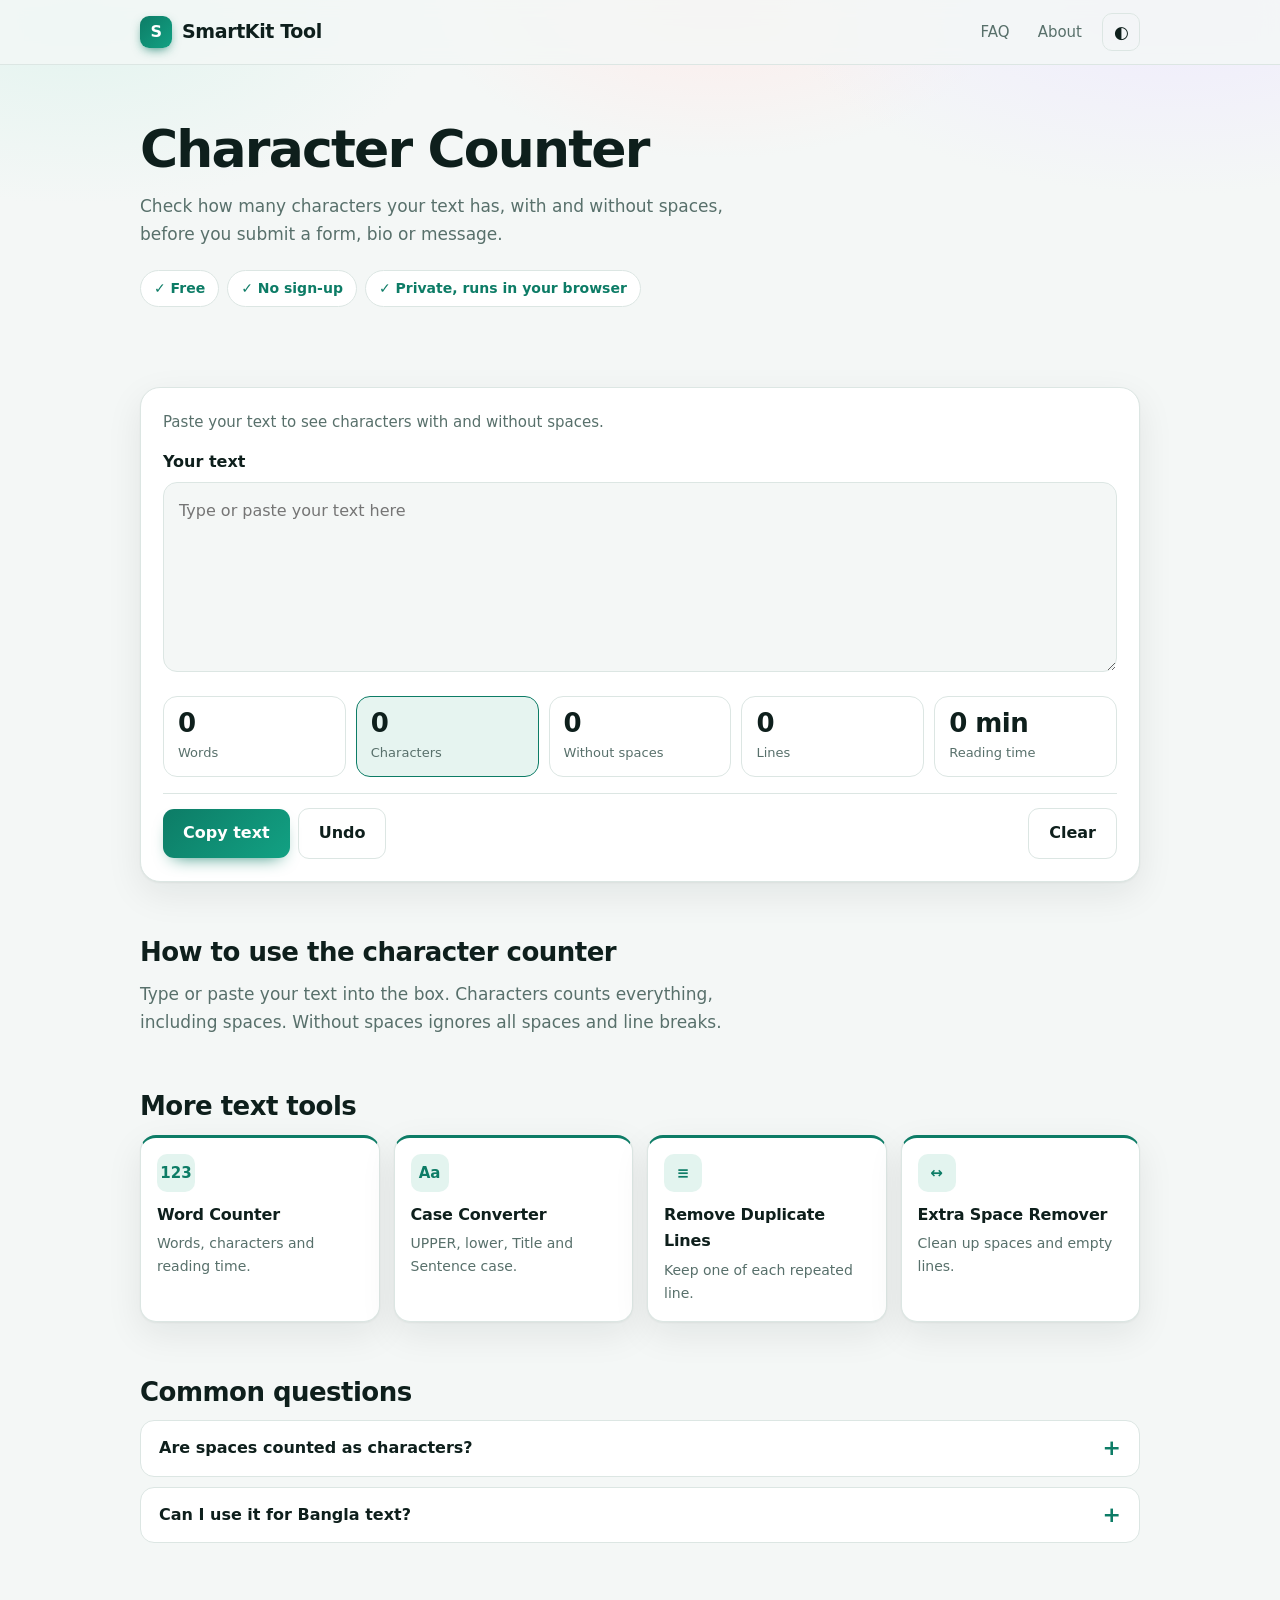
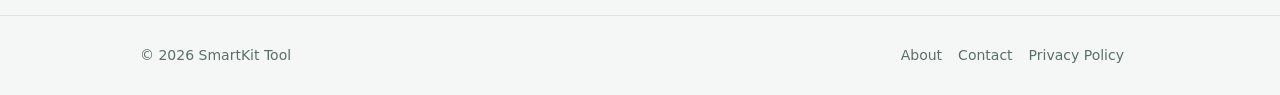
<file: character-counter.html>
<!DOCTYPE html>
<html lang="en">
<head>
<meta charset="UTF-8">
<meta name="viewport" content="width=device-width, initial-scale=1">
<title>Character Counter - Count Characters With and Without Spaces | SmartKit Tool</title>
<meta name="description" content="Free character counter. Count characters with and without spaces for forms, bios, SMS and essays. Works with Bangla and English.">
<meta name="theme-color" content="#0d7c66">
<meta property="og:title" content="Character Counter - Count Characters With and Without Spaces | SmartKit Tool">
<meta property="og:description" content="Free character counter. Count characters with and without spaces for forms, bios, SMS and essays. Works with Bangla and English.">
<meta property="og:type" content="website">
<link rel="icon" href="data:image/svg+xml,%3Csvg xmlns='http://www.w3.org/2000/svg' viewBox='0 0 32 32'%3E%3Crect width='32' height='32' rx='8' fill='%230d7c66'/%3E%3Ctext x='16' y='22' font-size='17' font-weight='800' text-anchor='middle' fill='white' font-family='Arial'%3ES%3C/text%3E%3C/svg%3E">
<link rel="stylesheet" href="style.css">
<link rel="stylesheet" href="theme.css">
<script>try{var t=localStorage.getItem('theme')||(matchMedia('(prefers-color-scheme:dark)').matches?'dark':'light');document.documentElement.dataset.theme=t}catch(e){}</script>
</head>
<body data-tool="chars">
<header><div class="wrap">
  <a class="logo" href="index.html"><span class="mark">S</span>SmartKit Tool</a>
  <nav>
    <a href="#faq">FAQ</a><a href="about.html">About</a>
    <button class="icon-btn" id="theme" aria-label="Switch light or dark theme">◐</button>
  </nav>
</div></header>

<main class="wrap">
  <section class="hero">
    <h1>Character Counter</h1>
    <p class="lead">Check how many characters your text has, with and without spaces, before you submit a form, bio or message.</p>
    <ul class="pills"><li>Free</li><li>No sign-up</li><li>Private, runs in your browser</li></ul>
  </section>

  <section class="block">
    <section class="bench" aria-label="Character Counter">
    <div class="work">
      <p class="hint">Paste your text to see characters with and without spaces.</p>
      <label class="lbl" for="textInput">Your text</label>
      <textarea id="textInput" placeholder="Type or paste your text here"></textarea>
      
      <p id="message" role="status"></p>
      <div class="stats" aria-live="polite">
        <div class="stat" id="s-words"><b id="words">0</b><span>Words</span></div>
        <div class="stat" id="s-chars"><b id="chars">0</b><span>Characters</span></div>
        <div class="stat"><b id="noSpaces">0</b><span>Without spaces</span></div>
        <div class="stat"><b id="lines">0</b><span>Lines</span></div>
        <div class="stat"><b id="read">0 min</b><span>Reading time</span></div>
      </div>
      <div class="row end">
        <div class="row" style="margin:0">
          <button class="btn" data-act="copy">Copy text</button>
          <button class="btn ghost" data-act="undo">Undo</button>
        </div>
        <button class="btn ghost" data-act="clear">Clear</button>
      </div>
    </div>
    </section>
  </section>

  <section class="block">
    <h2>How to use the character counter</h2>
    <p class="lead">Type or paste your text into the box. Characters counts everything, including spaces. Without spaces ignores all spaces and line breaks.</p>
  </section>

  <section class="block">
    <h2>More text tools</h2>
    <div class="cards sm">
      <a class="card sm" data-cat="text" href="word-counter.html"><div class="ic">123</div><h3>Word Counter</h3><p>Words, characters and reading time.</p></a>
      <a class="card sm" data-cat="text" href="case-converter.html"><div class="ic">Aa</div><h3>Case Converter</h3><p>UPPER, lower, Title and Sentence case.</p></a>
      <a class="card sm" data-cat="text" href="remove-duplicate-lines.html"><div class="ic">≡</div><h3>Remove Duplicate Lines</h3><p>Keep one of each repeated line.</p></a>
      <a class="card sm" data-cat="text" href="extra-space-remover.html"><div class="ic">↔</div><h3>Extra Space Remover</h3><p>Clean up spaces and empty lines.</p></a>
    </div>
  </section>

  <section class="block faq" id="faq">
    <h2>Common questions</h2>
    <details><summary>Are spaces counted as characters?</summary><p>Yes. The Characters box counts spaces and line breaks. The Without spaces box leaves them out.</p></details>
    <details><summary>Can I use it for Bangla text?</summary><p>Yes. Bangla letters and other scripts are counted as characters too.</p></details>
  </section>
</main>

<footer><div class="wrap">
  <div>© <span id="y">2026</span> SmartKit Tool</div>
  <div><a href="about.html">About</a><a href="contact.html">Contact</a><a href="privacy.html">Privacy Policy</a></div>
</div></footer>

<script src="text-tools.js"></script>
</body>
</html>
</file>
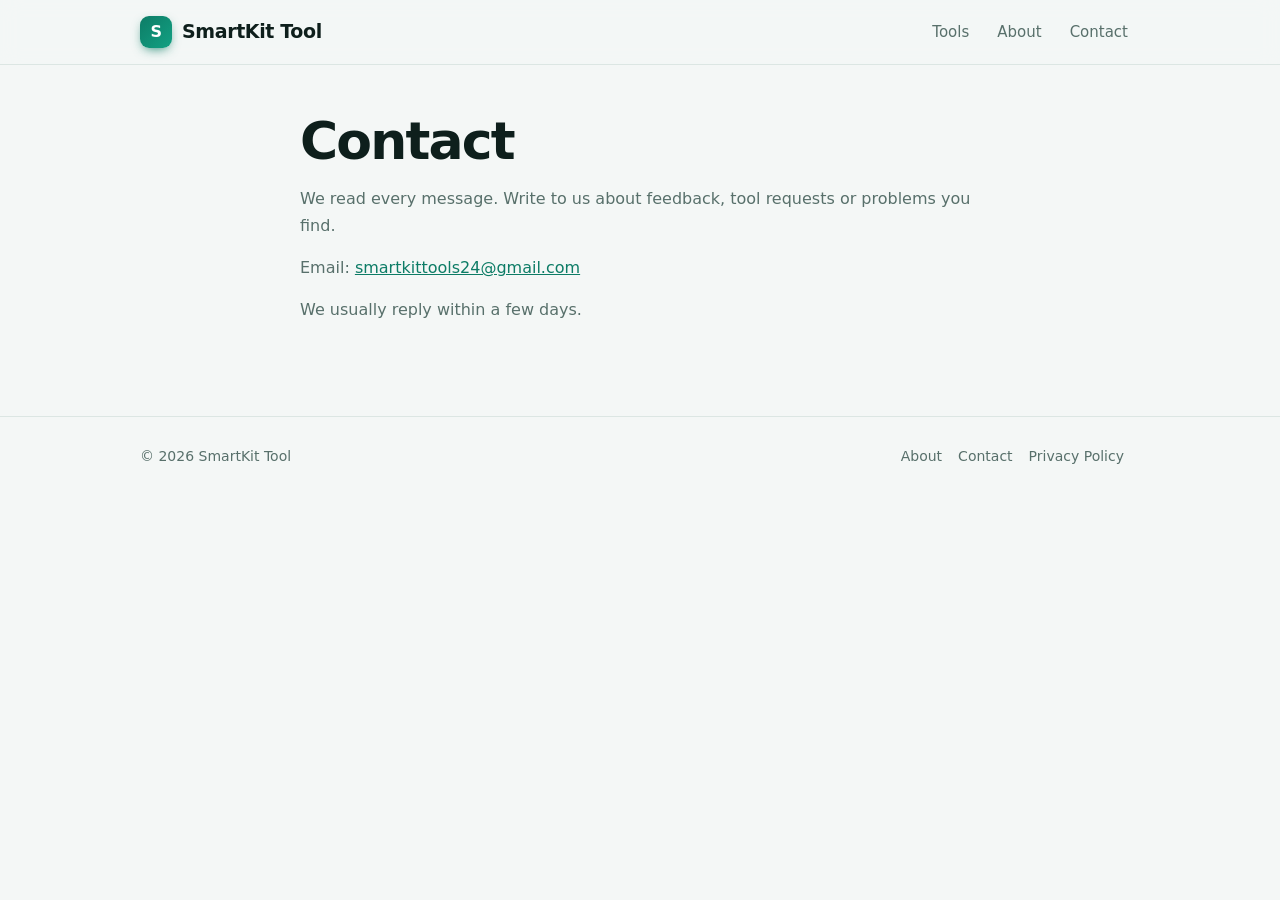
<file: contact.html>
<!DOCTYPE html>
<html lang="en">
<head>
<meta charset="UTF-8">
<meta name="viewport" content="width=device-width, initial-scale=1">
<title>Contact - SmartKit Tool</title>
<meta name="description" content="Contact for SmartKit Tool.">
<meta name="theme-color" content="#0d7c66">
<link rel="stylesheet" href="style.css">
<script>try{var t=localStorage.getItem('theme')||(matchMedia('(prefers-color-scheme:dark)').matches?'dark':'light');document.documentElement.dataset.theme=t}catch(e){}</script>
</head>
<body>
<header><div class="wrap">
  <a class="logo" href="index.html"><span class="mark">S</span>SmartKit Tool</a>
  <nav><a href="index.html">Tools</a><a href="about.html">About</a><a href="contact.html">Contact</a></nav>
</div></header>
<main class="doc">
<h1>Contact</h1>
<p>We read every message. Write to us about feedback, tool requests or problems you find.</p>
<p>Email: <a href="mailto:smartkittools24@gmail.com">smartkittools24@gmail.com</a></p>
<p>We usually reply within a few days.</p>
</main>
<footer><div class="wrap">
  <div>© <span id="y">2026</span> SmartKit Tool</div>
  <div><a href="about.html">About</a><a href="contact.html">Contact</a><a href="privacy.html">Privacy Policy</a></div>
</div></footer>
<script>document.getElementById('y').textContent=new Date().getFullYear()</script>
</body>
</html>
</file>
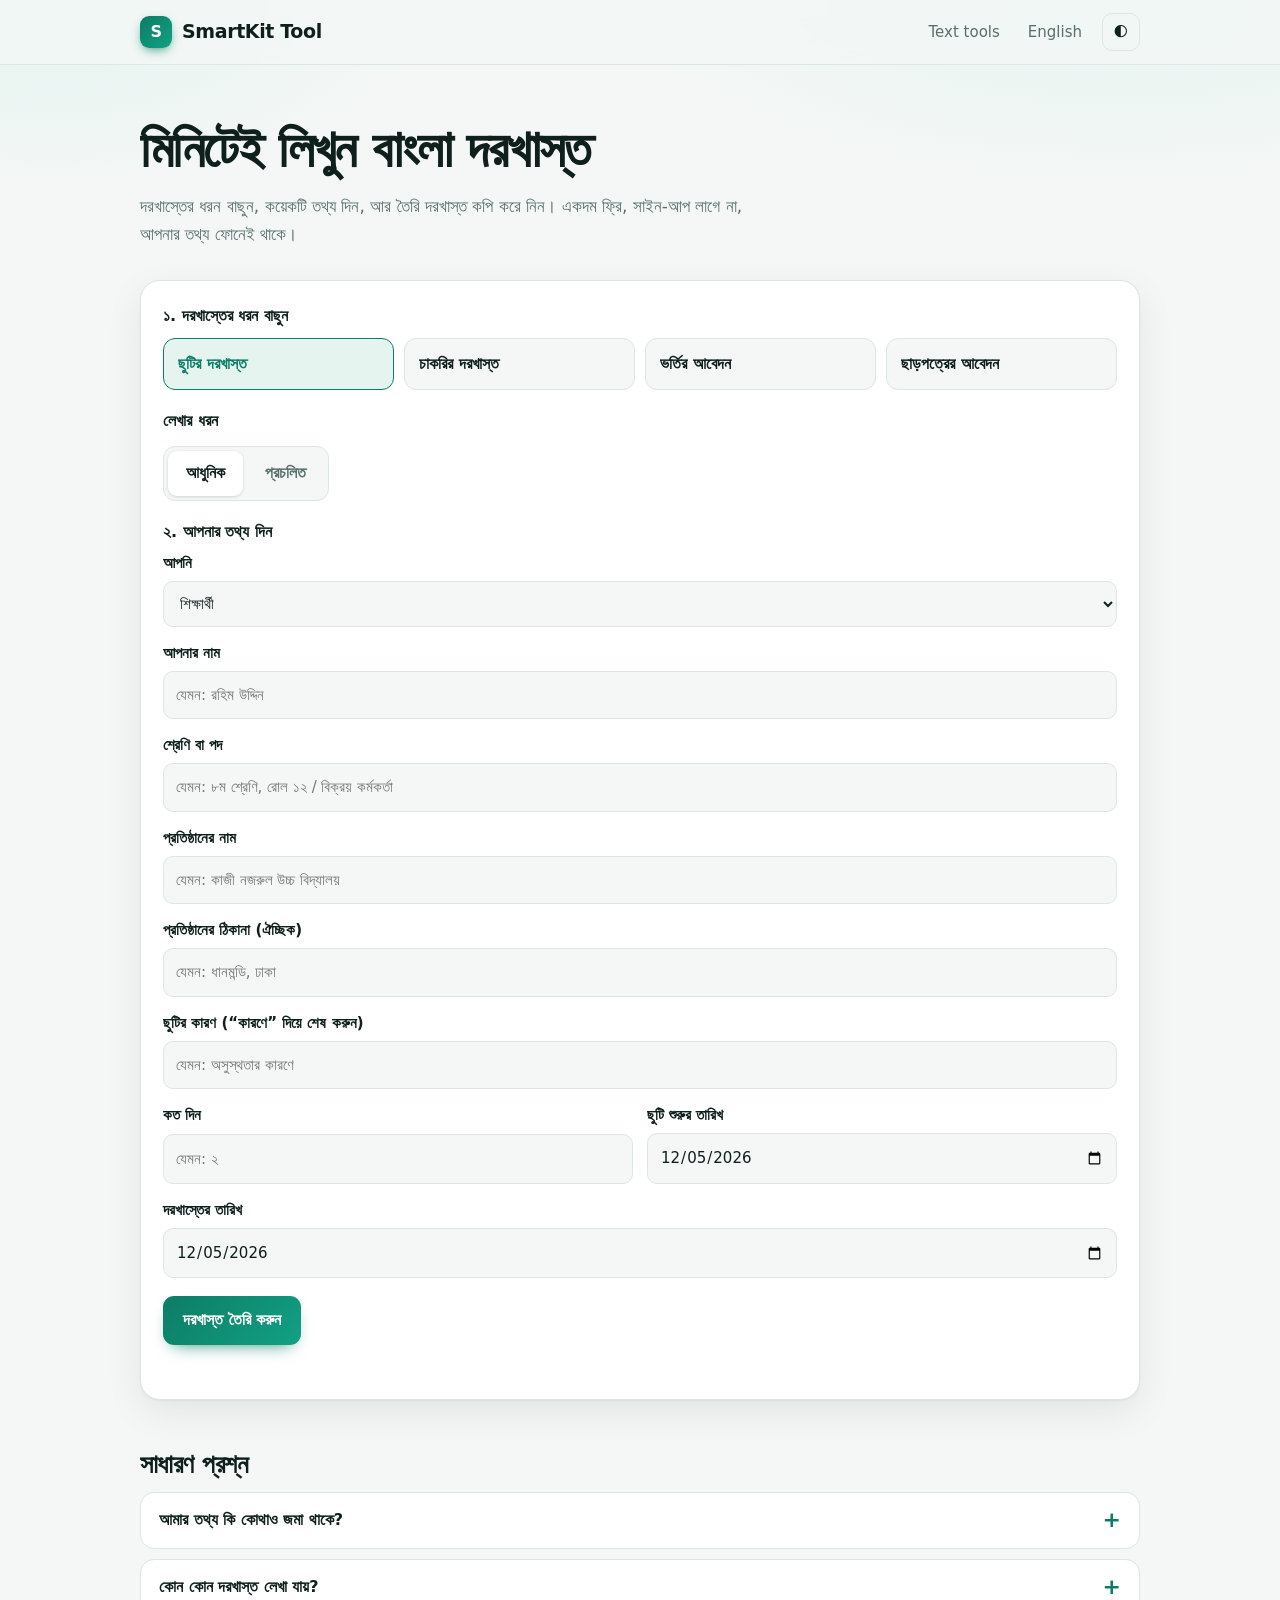
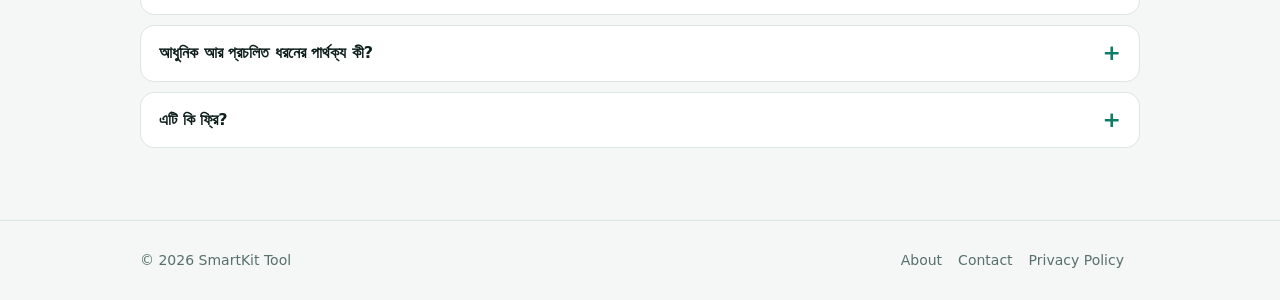
<file: dorkhast.html>
<!DOCTYPE html>
<html lang="bn">
<head>
<meta charset="UTF-8">
<meta name="viewport" content="width=device-width, initial-scale=1">
<title>বাংলা দরখাস্ত লিখুন - ছুটির দরখাস্ত, চাকরির দরখাস্ত | SmartKit Tool</title>
<meta name="description" content="ছুটির দরখাস্ত, চাকরির দরখাস্ত, ভর্তির আবেদন ও ছাড়পত্রের আবেদন মিনিটেই লিখুন। একদম ফ্রি, সাইন-আপ ছাড়াই ফোনে ব্যবহার করা যায়।">
<meta name="theme-color" content="#0d7c66">
<link rel="icon" href="data:image/svg+xml,%3Csvg xmlns='http://www.w3.org/2000/svg' viewBox='0 0 32 32'%3E%3Crect width='32' height='32' rx='8' fill='%230d7c66'/%3E%3Ctext x='16' y='22' font-size='17' font-weight='800' text-anchor='middle' fill='white' font-family='Arial'%3ES%3C/text%3E%3C/svg%3E">
<link rel="stylesheet" href="style.css">
<style>.paper{font:17px/1.9 "Noto Serif Bengali","Kalpurush","Siyam Rupali",Georgia,serif}</style>
<script>try{var t=localStorage.getItem('theme')||(matchMedia('(prefers-color-scheme:dark)').matches?'dark':'light');document.documentElement.dataset.theme=t}catch(e){}</script>
</head>
<body>
<header><div class="wrap">
  <a class="logo" href="index.html"><span class="mark">S</span>SmartKit Tool</a>
  <nav><a href="index.html">Text tools</a><a href="application-letter.html">English</a>
    <button class="icon-btn" id="theme" aria-label="Switch light or dark theme">◐</button></nav>
</div></header>

<main class="wrap">
  <section class="hero">
    <h1>মিনিটেই লিখুন বাংলা দরখাস্ত</h1>
    <p class="lead">দরখাস্তের ধরন বাছুন, কয়েকটি তথ্য দিন, আর তৈরি দরখাস্ত কপি করে নিন। একদম ফ্রি, সাইন-আপ লাগে না, আপনার তথ্য ফোনেই থাকে।</p>
  </section>

  <section class="bench"><div class="work">
    <label class="lbl">১. দরখাস্তের ধরন বাছুন</label>
    <div class="tiles" id="types" role="group" aria-label="দরখাস্তের ধরন"></div>
    <label class="lbl">লেখার ধরন</label>
    <div class="seg" id="tones" role="group" aria-label="লেখার ধরন">
      <button type="button" data-t="modern" aria-pressed="true">আধুনিক</button>
      <button type="button" data-t="classic" aria-pressed="false">প্রচলিত</button>
    </div>
    <label class="lbl">২. আপনার তথ্য দিন</label>
    <form id="f" autocomplete="off">
      <div class="grid" id="fields"></div>
      <datalist id="reasons">
        <option value="অসুস্থতার কারণে">
        <option value="পারিবারিক অনুষ্ঠানের কারণে">
        <option value="জরুরি পারিবারিক কাজের কারণে">
        <option value="আত্মীয়ের অসুস্থতার কারণে">
      </datalist>
      <button class="btn" type="submit">দরখাস্ত তৈরি করুন</button>
      <p id="err" role="status"></p>
    </form>
    <div id="result" hidden>
      <label class="lbl">৩. আপনার দরখাস্ত</label>
      <div class="paper" id="out"></div>
      <div class="bt">
        <button class="btn" id="copy" type="button">কপি করুন</button>
        <button class="btn ghost" id="print" type="button">প্রিন্ট</button>
        <button class="btn ghost" id="again" type="button">তথ্য বদলান</button>
      </div>
      <p style="color:var(--muted);font-size:14px">পাঠানোর আগে নাম, তারিখ ও তথ্যগুলো একবার পড়ে নিন।</p>
    </div>
  </div></section>

  <section class="block faq">
    <h2>সাধারণ প্রশ্ন</h2>
    <details><summary>আমার তথ্য কি কোথাও জমা থাকে?</summary><p>না। দরখাস্ত আপনার ব্রাউজারেই তৈরি হয়, কোনো তথ্য আমাদের কাছে পাঠানো বা জমা রাখা হয় না।</p></details>
    <details><summary>কোন কোন দরখাস্ত লেখা যায়?</summary><p>ছুটির দরখাস্ত, চাকরির দরখাস্ত, ভর্তির আবেদন এবং ছাড়পত্র (ট্রান্সফার সার্টিফিকেট) নেওয়ার আবেদন। আরও ধরন পরে যোগ হবে।</p></details>
    <details><summary>আধুনিক আর প্রচলিত ধরনের পার্থক্য কী?</summary><p>আধুনিক ধরনে সরাসরি ও সহজ ভাষায় লেখা হয়। প্রচলিত ধরনে "সবিনয় নিবেদন এই যে" ও "বিনীত নিবেদক"-এর মতো চিরাচরিত ভাষা ব্যবহার হয়।</p></details>
    <details><summary>এটি কি ফ্রি?</summary><p>হ্যাঁ, সম্পূর্ণ ফ্রি।</p></details>
  </section>
</main>

<footer><div class="wrap">
  <div>© <span id="y">2026</span> SmartKit Tool</div>
  <div><a href="about.html">About</a><a href="contact.html">Contact</a><a href="privacy.html">Privacy Policy</a></div>
</div></footer>

<script>
const $=id=>document.getElementById(id);
const O={day:'numeric',month:'long',year:'numeric'};
const fmtD=d=>d.toLocaleDateString('bn-BD',O).replace(',','');
const fmt=s=>fmtD(new Date(s+'T00:00:00'));
const bn=n=>n.toLocaleString('bn-BD');
const today=()=>new Date().toISOString().slice(0,10);
function range(s,n){const a=new Date(s+'T00:00:00');if(n<2)return fmtD(a)+' তারিখে';const b=new Date(a);b.setDate(a.getDate()+n-1);return fmtD(a)+' থেকে '+fmtD(b)+' পর্যন্ত'}
const LD={id:'ldate',l:'দরখাস্তের তারিখ',type:'date',def:'today'};
const T={
leave:{name:'ছুটির দরখাস্ত',fields:[
 {id:'who',l:'আপনি',type:'select',opts:['শিক্ষার্থী','কর্মচারী']},
 {id:'name',l:'আপনার নাম',ph:'যেমন: রহিম উদ্দিন'},
 {id:'role',l:'শ্রেণি বা পদ',ph:'যেমন: ৮ম শ্রেণি, রোল ১২ / বিক্রয় কর্মকর্তা'},
 {id:'org',l:'প্রতিষ্ঠানের নাম',ph:'যেমন: কাজী নজরুল উচ্চ বিদ্যালয়'},
 {id:'addr',l:'প্রতিষ্ঠানের ঠিকানা',ph:'যেমন: ধানমন্ডি, ঢাকা',opt:1},
 {id:'reason',l:'ছুটির কারণ (“কারণে” দিয়ে শেষ করুন)',ph:'যেমন: অসুস্থতার কারণে',list:1},
 {id:'days',l:'কত দিন',type:'number',ph:'যেমন: ২',half:1},
 {id:'start',l:'ছুটি শুরুর তারিখ',type:'date',def:'today',half:1},LD],
 make:(f,m)=>{const st=f.who==='শিক্ষার্থী',n=+f.days,r=range(f.start,n),d=bn(n)+' দিনের';return{
  to:[st?'প্রধান শিক্ষক':'ব্যবস্থাপক',f.org,f.addr],subject:'ছুটির আবেদন প্রসঙ্গে',
  body:m?[`আমি ${f.reason} ${r} ${d} ছুটির জন্য আবেদন করছি।`,
   st?'ছুটির সময়ে যেসব ক্লাস ও পড়া বাদ যাবে, ফিরে এসে তা পুষিয়ে নেব।':'ছুটির আগে জরুরি কাজ শেষ করে যাব এবং ফিরে এসে বাকি কাজ পুষিয়ে নেব।',
   'দয়া করে আমার ছুটি মঞ্জুর করলে কৃতজ্ঞ থাকব। আপনার সময় ও সহযোগিতার জন্য ধন্যবাদ।']
  :[`সবিনয় নিবেদন এই যে, আমি ${f.reason} ${r} ${d} ছুটি প্রার্থনা করছি।`,
   st?'এই সময়ে আমার ক্লাস ও পড়ার যে ক্ষতি হবে, তা আমি পরে পুষিয়ে নেব।':'এই সময়ে আমার কাজের যে ক্ষতি হবে, তা আমি পরে পুষিয়ে নেব।',
   'অতএব, মহোদয়ের নিকট আকুল আবেদন, আমাকে উক্ত সময়ের জন্য ছুটি মঞ্জুর করে বাধিত করবেন।'],
  sign:[f.name,f.role]}}},
job:{name:'চাকরির দরখাস্ত',fields:[
 {id:'name',l:'আপনার নাম',ph:'যেমন: রহিম উদ্দিন'},
 {id:'pos',l:'যে পদে আবেদন করছেন',ph:'যেমন: সেলস এক্সিকিউটিভ'},
 {id:'org',l:'প্রতিষ্ঠানের নাম',ph:'যেমন: আলফা ট্রেডার্স লিমিটেড'},
 {id:'addr',l:'প্রতিষ্ঠানের ঠিকানা',ph:'যেমন: মতিঝিল, ঢাকা',opt:1},
 {id:'exp',l:'যোগ্যতা বা অভিজ্ঞতা (একটি বাক্যে)',ph:'যেমন: আমি এইচএসসি পাস করেছি এবং দুই বছরের বিক্রয় অভিজ্ঞতা আছে।',opt:1},
 {id:'skills',l:'দক্ষতা',ph:'যেমন: কম্পিউটার, যোগাযোগ দক্ষতা',opt:1},
 {id:'why',l:'এই চাকরি কেন চান (একটি বাক্যে)',ph:'যেমন: আমি আপনার প্রতিষ্ঠানে কাজ করে নিজেকে গড়তে চাই।',opt:1},
 {id:'contact',l:'মোবাইল নম্বর',ph:'যেমন: ০১৭XXXXXXXX',opt:1},LD],
 make:(f,m)=>{const mid=[f.exp,f.skills?'আমার দক্ষতার মধ্যে রয়েছে '+f.skills+'।':'',f.why].filter(Boolean).join(' ');return{
  to:['ব্যবস্থাপক',f.org,f.addr],subject:f.pos+' পদে চাকরির আবেদন প্রসঙ্গে',close:m?'ধন্যবাদান্তে,':'আপনার বিশ্বস্ত,',
  body:[m?`আমি আপনার প্রতিষ্ঠানে ${f.pos} পদে চাকরির জন্য আবেদন করছি।`:`সবিনয় নিবেদন এই যে, আমি আপনার প্রতিষ্ঠানে ${f.pos} পদে চাকরির আবেদন করছি।`,mid,
   m?'সাক্ষাৎকারের জন্য আপনাদের সুবিধামতো সময়ে উপস্থিত হতে পারলে আমি আনন্দিত হব। আপনার সময়ের জন্য ধন্যবাদ।':'অতএব, মহোদয়ের নিকট আকুল আবেদন, আমাকে উক্ত পদে নিয়োগের সুযোগ দিয়ে বাধিত করবেন।'].filter(Boolean),
  sign:[f.name,f.contact?'মোবাইল: '+f.contact:'']}}},
adm:{name:'ভর্তির আবেদন',fields:[
 {id:'name',l:'শিক্ষার্থীর নাম',ph:'যেমন: মায়া খাতুন'},
 {id:'guard',l:'অভিভাবকের নাম (অভিভাবক লিখলে)',ph:'যেমন: আব্দুল জব্বার',opt:1},
 {id:'grade',l:'যে শ্রেণিতে ভর্তি হতে চান (“তে” দিয়ে লিখুন)',ph:'যেমন: ষষ্ঠ শ্রেণিতে'},
 {id:'org',l:'স্কুলের নাম',ph:'যেমন: কাজী নজরুল উচ্চ বিদ্যালয়'},
 {id:'addr',l:'স্কুলের ঠিকানা',ph:'যেমন: ধানমন্ডি, ঢাকা',opt:1},
 {id:'prev',l:'আগের স্কুলের নাম',ph:'যেমন: পূর্বাচল প্রাথমিক বিদ্যালয়',opt:1},
 {id:'why',l:'কারণ বা বাড়তি তথ্য (একটি বাক্যে)',ph:'যেমন: আমাদের পরিবার এই এলাকায় চলে এসেছে।',opt:1},LD],
 make:(f,m)=>{const g=!!f.guard,fo=m?'':'সবিনয় নিবেদন এই যে, ';return{
  to:['প্রধান শিক্ষক',f.org,f.addr],subject:'ভর্তির আবেদন প্রসঙ্গে',
  body:[g?`${fo}আমি ${f.name} নামের শিক্ষার্থীকে আপনার প্রতিষ্ঠানে ${f.grade} ভর্তি করাতে ইচ্ছুক।`:`${fo}আমি আপনার প্রতিষ্ঠানে ${f.grade} ভর্তি হতে ইচ্ছুক।`,
   [f.prev?'আগের প্রতিষ্ঠান: '+f.prev+'।':'',f.why].filter(Boolean).join(' '),
   m?'ভর্তির জন্য কী কী কাগজপত্র ও নিয়ম প্রয়োজন, তা জানালে কৃতজ্ঞ থাকব। আপনার সময়ের জন্য ধন্যবাদ।':`অতএব, মহোদয়ের নিকট আকুল আবেদন, ${g?'উক্ত শিক্ষার্থীকে':'আমাকে'} উক্ত শ্রেণিতে ভর্তির সুযোগ দিয়ে বাধিত করবেন।`].filter(Boolean),
  sign:g?[f.guard,'অভিভাবক, '+f.name]:[f.name]}}},
tc:{name:'ছাড়পত্রের আবেদন',fields:[
 {id:'name',l:'শিক্ষার্থীর নাম',ph:'যেমন: মায়া খাতুন'},
 {id:'guard',l:'অভিভাবকের নাম (অভিভাবক লিখলে)',ph:'যেমন: আব্দুল জব্বার',opt:1},
 {id:'cls',l:'বর্তমান শ্রেণি',ph:'যেমন: ৮ম শ্রেণি, রোল ১২'},
 {id:'org',l:'স্কুলের নাম',ph:'যেমন: কাজী নজরুল উচ্চ বিদ্যালয়'},
 {id:'addr',l:'স্কুলের ঠিকানা',ph:'যেমন: ধানমন্ডি, ঢাকা',opt:1},
 {id:'why',l:'ছাড়পত্র নেওয়ার কারণ',ph:'যেমন: আমাদের পরিবার অন্য এলাকায় চলে যাচ্ছে'},LD],
 make:(f,m)=>{const g=!!f.guard,fo=m?'':'সবিনয় নিবেদন এই যে, ';return{
  to:['প্রধান শিক্ষক',f.org,f.addr],subject:'ছাড়পত্রের (টিসি) আবেদন প্রসঙ্গে',
  body:[g?`${fo}${f.name} নামের শিক্ষার্থী আপনার প্রতিষ্ঠানে বর্তমানে অধ্যয়নরত (${f.cls})। আমি তার অভিভাবক।`:`${fo}আমি আপনার প্রতিষ্ঠানে বর্তমানে অধ্যয়নরত (${f.cls})।`,
   `${g?'তার':'আমার'} ছাড়পত্র (ট্রান্সফার সার্টিফিকেট) প্রয়োজন। কারণ হলো, ${f.why}।`,
   m?'দয়া করে ছাড়পত্র ও প্রয়োজনীয় অন্যান্য কাগজপত্র দেওয়ার ব্যবস্থা করলে কৃতজ্ঞ থাকব। কোনো বকেয়া বা আনুষ্ঠানিকতা থাকলে জানালে আমি তা সম্পন্ন করব।':'অতএব, মহোদয়ের নিকট আকুল আবেদন, উক্ত কারণ বিবেচনা করে ছাড়পত্র প্রদান করে বাধিত করবেন।'],
  sign:g?[f.guard,'অভিভাবক, '+f.name]:[f.name]}}}
};
let cur='leave',modern=true;
function renderTypes(){const b=$('types');b.innerHTML='';Object.keys(T).forEach(k=>{const x=document.createElement('button');x.type='button';x.className='tile';x.textContent=T[k].name;x.setAttribute('aria-pressed',String(k===cur));x.onclick=()=>{cur=k;renderTypes();renderFields();$('result').hidden=true;$('err').textContent=''};b.appendChild(x)})}
function renderFields(){$('fields').innerHTML=T[cur].fields.map(f=>{
 const c=f.half?' class="half"':'',lb=f.l+(f.opt?' (ঐচ্ছিক)':'');
 if(f.type==='select')return `<label${c}>${lb}<select id="f_${f.id}">${f.opts.map(o=>`<option>${o}</option>`).join('')}</select></label>`;
 return `<label${c}>${lb}<input id="f_${f.id}"${f.opt?'':' required'}${f.type?` type="${f.type}"`:''}${f.type==='number'?' min="1" max="60" inputmode="numeric"':''}${f.list?' list="reasons"':''}${f.ph?` placeholder="${f.ph}"`:''}></label>`}).join('');
 T[cur].fields.forEach(f=>{if(f.def)$('f_'+f.id).value=today()})}
document.querySelectorAll('#tones button').forEach(b=>b.onclick=()=>{modern=b.dataset.t==='modern';document.querySelectorAll('#tones button').forEach(x=>x.setAttribute('aria-pressed',String(x===b)));if(!$('result').hidden)$('f').requestSubmit()});
$('f').addEventListener('submit',e=>{e.preventDefault();
 const f={};T[cur].fields.forEach(x=>f[x.id]=$('f_'+x.id).value.trim());
 const nm=v=>v.replace(/[.।\s]+$/,'');
 if(f.reason)f.reason=nm(f.reason);
 if(cur==='tc'&&f.why)f.why=nm(f.why);
 if(cur==='leave'&&(!(+f.days>=1)||!f.start)){$('err').textContent='কত দিন এবং ছুটি শুরুর তারিখ দিন।';return}
 $('err').textContent='';
 const L=T[cur].make(f,modern);
 const t=['তারিখ: '+fmt(f.ldate),'','বরাবর',...L.to.filter(Boolean),'','বিষয়: '+L.subject,'',modern?'জনাব,':'মহোদয়,','',L.body.join('\n\n'),'',L.close||(modern?'ধন্যবাদান্তে,':'বিনীত নিবেদক,'),'',...L.sign.filter(Boolean)].join('\n');
 $('out').textContent=t;$('result').hidden=false;$('result').scrollIntoView({behavior:'smooth',block:'start'})});
$('copy').onclick=async()=>{const b=$('copy');try{await navigator.clipboard.writeText($('out').textContent);b.textContent='কপি হয়েছে'}catch(e){const r=document.createRange();r.selectNodeContents($('out'));const s=getSelection();s.removeAllRanges();s.addRange(r);b.textContent='সিলেক্ট হয়েছে, কপি করুন'}setTimeout(()=>b.textContent='কপি করুন',2000)};
$('print').onclick=()=>window.print();
$('again').onclick=()=>{$('result').hidden=true;window.scrollTo({top:0,behavior:'smooth'})};
$('theme').onclick=()=>{const n=document.documentElement.dataset.theme==='dark'?'light':'dark';document.documentElement.dataset.theme=n;try{localStorage.setItem('theme',n)}catch(e){}};
$('y').textContent=new Date().getFullYear();
renderTypes();renderFields();
</script>
</body>
</html>
</file>
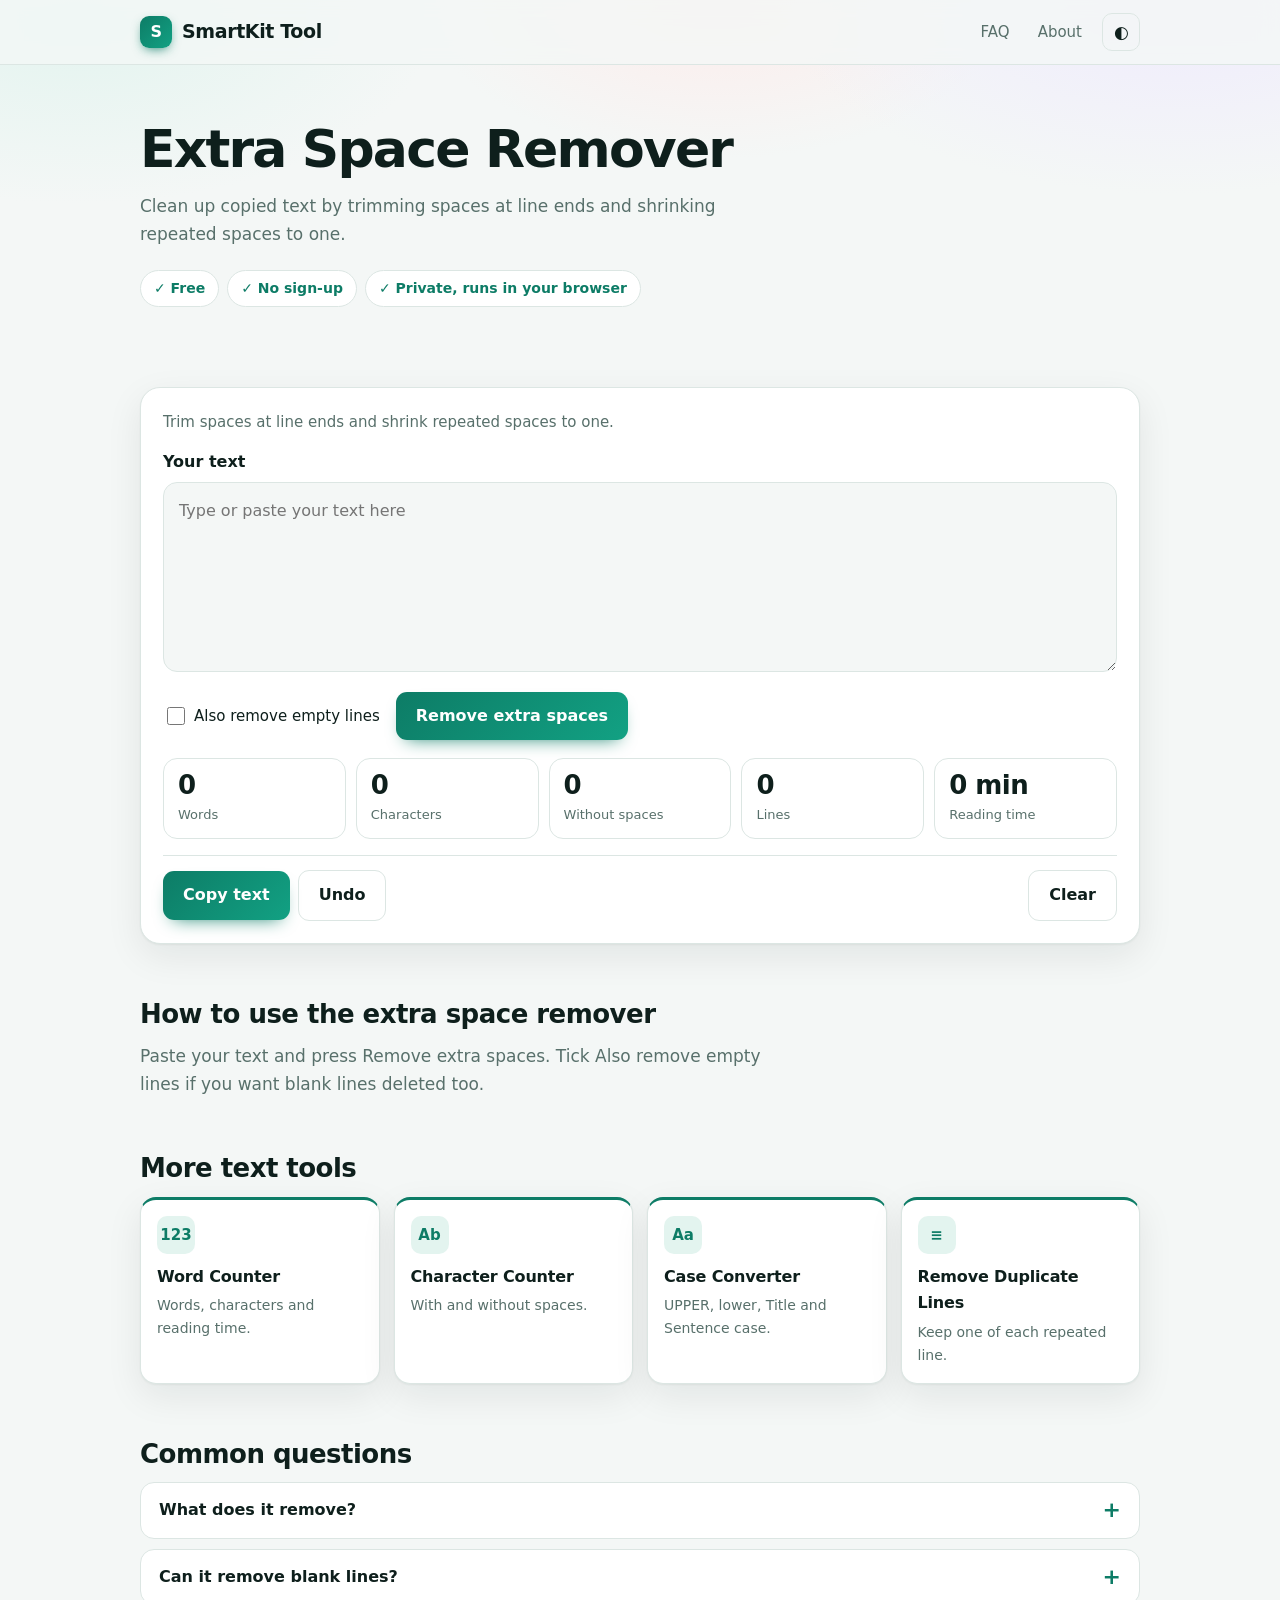
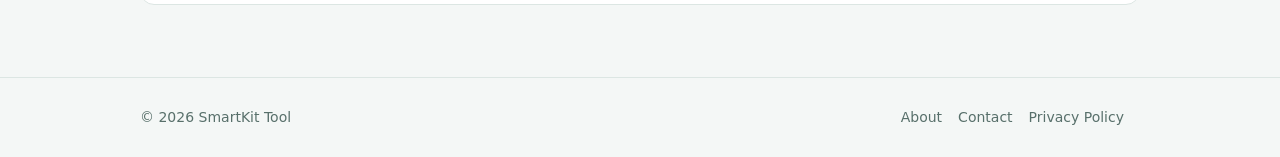
<file: extra-space-remover.html>
<!DOCTYPE html>
<html lang="en">
<head>
<meta charset="UTF-8">
<meta name="viewport" content="width=device-width, initial-scale=1">
<title>Extra Space Remover - Clean Spaces and Empty Lines | SmartKit Tool</title>
<meta name="description" content="Free extra space remover. Trim spaces at line ends, shrink repeated spaces to one and optionally delete empty lines.">
<meta name="theme-color" content="#0d7c66">
<meta property="og:title" content="Extra Space Remover - Clean Spaces and Empty Lines | SmartKit Tool">
<meta property="og:description" content="Free extra space remover. Trim spaces at line ends, shrink repeated spaces to one and optionally delete empty lines.">
<meta property="og:type" content="website">
<link rel="icon" href="data:image/svg+xml,%3Csvg xmlns='http://www.w3.org/2000/svg' viewBox='0 0 32 32'%3E%3Crect width='32' height='32' rx='8' fill='%230d7c66'/%3E%3Ctext x='16' y='22' font-size='17' font-weight='800' text-anchor='middle' fill='white' font-family='Arial'%3ES%3C/text%3E%3C/svg%3E">
<link rel="stylesheet" href="style.css">
<link rel="stylesheet" href="theme.css">
<script>try{var t=localStorage.getItem('theme')||(matchMedia('(prefers-color-scheme:dark)').matches?'dark':'light');document.documentElement.dataset.theme=t}catch(e){}</script>
</head>
<body data-tool="spaces">
<header><div class="wrap">
  <a class="logo" href="index.html"><span class="mark">S</span>SmartKit Tool</a>
  <nav>
    <a href="#faq">FAQ</a><a href="about.html">About</a>
    <button class="icon-btn" id="theme" aria-label="Switch light or dark theme">◐</button>
  </nav>
</div></header>

<main class="wrap">
  <section class="hero">
    <h1>Extra Space Remover</h1>
    <p class="lead">Clean up copied text by trimming spaces at line ends and shrinking repeated spaces to one.</p>
    <ul class="pills"><li>Free</li><li>No sign-up</li><li>Private, runs in your browser</li></ul>
  </section>

  <section class="block">
    <section class="bench" aria-label="Extra Space Remover">
    <div class="work">
      <p class="hint">Trim spaces at line ends and shrink repeated spaces to one.</p>
      <label class="lbl" for="textInput">Your text</label>
      <textarea id="textInput" placeholder="Type or paste your text here"></textarea>
      <div class="panel row"><label><input type="checkbox" id="rl"> Also remove empty lines</label><button class="btn" data-act="spaces">Remove extra spaces</button></div>
      <p id="message" role="status"></p>
      <div class="stats" aria-live="polite">
        <div class="stat" id="s-words"><b id="words">0</b><span>Words</span></div>
        <div class="stat" id="s-chars"><b id="chars">0</b><span>Characters</span></div>
        <div class="stat"><b id="noSpaces">0</b><span>Without spaces</span></div>
        <div class="stat"><b id="lines">0</b><span>Lines</span></div>
        <div class="stat"><b id="read">0 min</b><span>Reading time</span></div>
      </div>
      <div class="row end">
        <div class="row" style="margin:0">
          <button class="btn" data-act="copy">Copy text</button>
          <button class="btn ghost" data-act="undo">Undo</button>
        </div>
        <button class="btn ghost" data-act="clear">Clear</button>
      </div>
    </div>
    </section>
  </section>

  <section class="block">
    <h2>How to use the extra space remover</h2>
    <p class="lead">Paste your text and press Remove extra spaces. Tick Also remove empty lines if you want blank lines deleted too.</p>
  </section>

  <section class="block">
    <h2>More text tools</h2>
    <div class="cards sm">
      <a class="card sm" data-cat="text" href="word-counter.html"><div class="ic">123</div><h3>Word Counter</h3><p>Words, characters and reading time.</p></a>
      <a class="card sm" data-cat="text" href="character-counter.html"><div class="ic">Ab</div><h3>Character Counter</h3><p>With and without spaces.</p></a>
      <a class="card sm" data-cat="text" href="case-converter.html"><div class="ic">Aa</div><h3>Case Converter</h3><p>UPPER, lower, Title and Sentence case.</p></a>
      <a class="card sm" data-cat="text" href="remove-duplicate-lines.html"><div class="ic">≡</div><h3>Remove Duplicate Lines</h3><p>Keep one of each repeated line.</p></a>
    </div>
  </section>

  <section class="block faq" id="faq">
    <h2>Common questions</h2>
    <details><summary>What does it remove?</summary><p>It trims spaces at the start and end of each line and turns repeated spaces or tabs into a single space.</p></details>
    <details><summary>Can it remove blank lines?</summary><p>Yes. Tick Also remove empty lines before you press the button.</p></details>
  </section>
</main>

<footer><div class="wrap">
  <div>© <span id="y">2026</span> SmartKit Tool</div>
  <div><a href="about.html">About</a><a href="contact.html">Contact</a><a href="privacy.html">Privacy Policy</a></div>
</div></footer>

<script src="text-tools.js"></script>
</body>
</html>
</file>
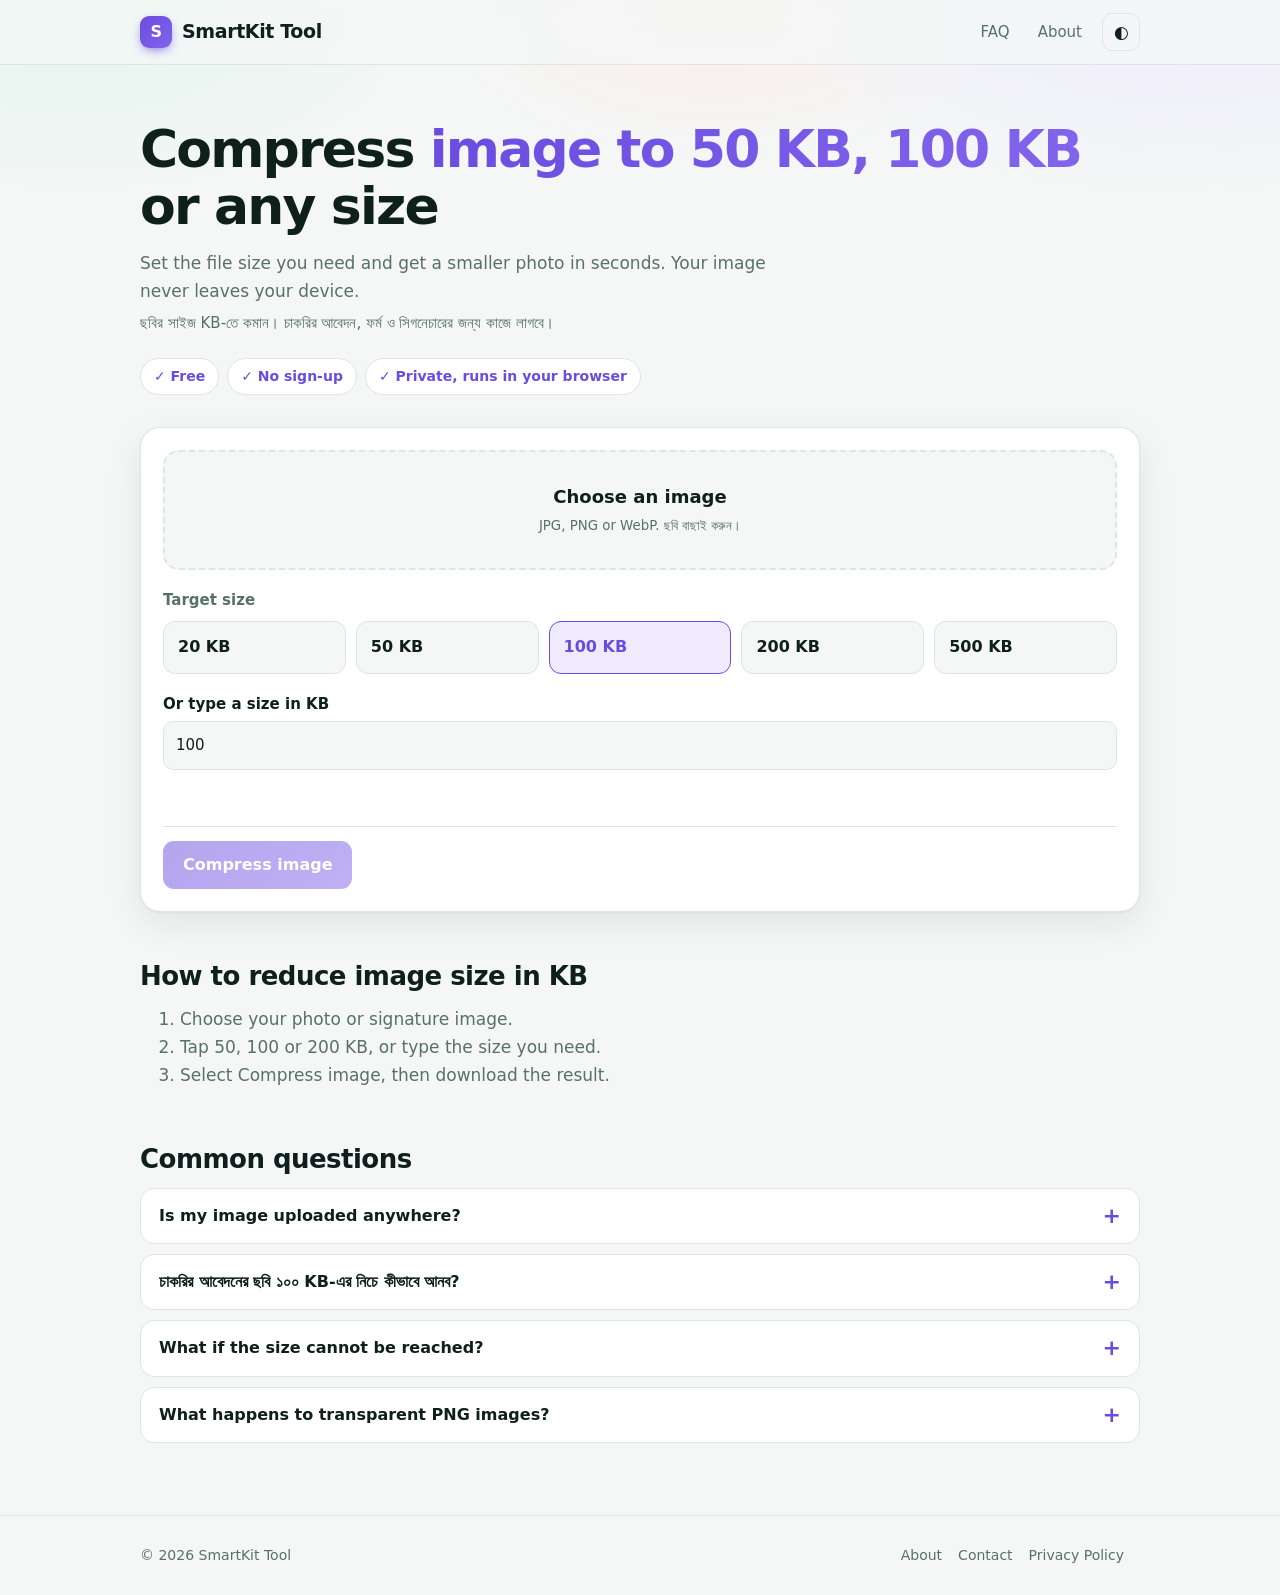
<file: image-compressor.html>
<!DOCTYPE html>
<html lang="en">
<head>
<meta charset="UTF-8">
<meta name="viewport" content="width=device-width, initial-scale=1">
<title>Compress Image to 50KB, 100KB or Any Size - Free | SmartKit Tool</title>
<meta name="description" content="Reduce a photo or signature to 20KB, 50KB, 100KB or any size you choose. Free, private, runs in your browser.">
<meta name="theme-color" content="#0d7c66">
<meta property="og:title" content="Compress Image to 50KB, 100KB or Any Size - Free | SmartKit Tool">
<meta property="og:description" content="Reduce a photo or signature to 20KB, 50KB, 100KB or any size you choose. Free, private, runs in your browser.">
<meta property="og:type" content="website">
<link rel="icon" href="data:image/svg+xml,%3Csvg xmlns='http://www.w3.org/2000/svg' viewBox='0 0 32 32'%3E%3Crect width='32' height='32' rx='8' fill='%230d7c66'/%3E%3Ctext x='16' y='22' font-size='17' font-weight='800' text-anchor='middle' fill='white' font-family='Arial'%3ES%3C/text%3E%3C/svg%3E">
<link rel="stylesheet" href="style.css">
<link rel="stylesheet" href="theme.css">
<style>
.drop{display:block;position:relative;border:2px dashed var(--line);border-radius:16px;padding:30px 16px;text-align:center;cursor:pointer;background:var(--bg);transition:border-color .15s,background .15s}
.drop:hover,.drop.over{border-color:var(--accent);background:var(--soft)}
.drop strong{display:block;font-size:18px}
.drop small{color:var(--muted)}
.drop input{position:absolute;width:1px;height:1px;opacity:0;pointer-events:none}
.drop:focus-within{outline:3px solid var(--accent);outline-offset:2px}
.files{list-style:none;margin:0;padding:0}
.files li{display:flex;align-items:center;gap:10px;padding:10px 0;border-top:1px solid var(--line)}
.thumb{width:52px;height:52px;border-radius:10px;object-fit:cover;background:var(--bg);flex:none}
.meta{flex:1;min-width:0}
.meta b{display:block;font-size:15px;white-space:nowrap;overflow:hidden;text-overflow:ellipsis}
.meta span{font-size:13px;color:var(--muted)}
.acts{display:flex;gap:4px;flex:none}
.acts .icon-btn{margin:0;width:40px;height:40px}
.acts .icon-btn:disabled{opacity:.35;cursor:default}
.acts .del{color:#b3261e}
.btn:disabled{opacity:.5;cursor:default;transform:none;box-shadow:none}
a.btn{display:inline-grid;place-items:center;text-decoration:none}
.picked{margin:12px 0 0;font-size:14px;color:var(--muted)}
.result{margin-top:18px;padding-top:18px;border-top:1px solid var(--line)}
.result img{display:block;max-width:100%;max-height:320px;margin:0 auto 14px;border-radius:12px;border:1px solid var(--line)}
.gap{margin-top:18px}
</style>
<script>try{var t=localStorage.getItem('theme')||(matchMedia('(prefers-color-scheme:dark)').matches?'dark':'light');document.documentElement.dataset.theme=t}catch(e){}</script>
</head>
<body data-cat="img">
<header><div class="wrap">
  <a class="logo" href="index.html"><span class="mark">S</span>SmartKit Tool</a>
  <nav>
    <a href="index.html#faq">FAQ</a><a href="about.html">About</a>
    <button class="icon-btn" id="theme" aria-label="Switch light or dark theme">◐</button>
  </nav>
</div></header>

<main class="wrap">
  <section class="hero">
    <h1>Compress <em>image to 50 KB, 100 KB</em> or any size</h1>
    <p class="lead">Set the file size you need and get a smaller photo in seconds. Your image never leaves your device.</p>
    <p class="lead" style="font-size:15px;margin-top:6px">ছবির সাইজ KB-তে কমান। চাকরির আবেদন, ফর্ম ও সিগনেচারের জন্য কাজে লাগবে।</p>
    <ul class="pills"><li>Free</li><li>No sign-up</li><li>Private, runs in your browser</li></ul>
  </section>

  <section class="bench" aria-label="Image compressor">
    <div class="work">
      <label class="drop" id="drop">
        <input type="file" id="picker" accept="image/*">
        <strong>Choose an image</strong>
        <small>JPG, PNG or WebP. ছবি বাছাই করুন।</small>
      </label>
      <p class="picked" id="picked"></p>

      <p class="hint" style="margin:18px 0 0;font-weight:700">Target size</p>
      <div class="tiles" id="tiles"></div>
      <div class="grid">
        <label for="kb">Or type a size in KB
          <input type="number" id="kb" min="5" max="5000" value="100" inputmode="numeric">
        </label>
      </div>

      <p id="message" role="status"></p>
      <p id="err" role="alert"></p>

      <div class="row end">
        <button class="btn" id="go" disabled>Compress image</button>
      </div>

      <div class="result" id="result" hidden>
        <img id="out" alt="Compressed image preview">
        <div class="stats">
          <div class="stat"><b id="sBefore">0</b><span>Original</span></div>
          <div class="stat hl"><b id="sAfter">0</b><span>Compressed</span></div>
          <div class="stat"><b id="sSaved">0%</b><span>Smaller</span></div>
        </div>
        <a class="btn" id="dl" download="compressed.jpg" href="#">Download image</a>
      </div>
    </div>
  </section>

  <section class="block">
    <h2>How to reduce image size in KB</h2>
    <ol class="lead">
      <li>Choose your photo or signature image.</li>
      <li>Tap 50, 100 or 200 KB, or type the size you need.</li>
      <li>Select Compress image, then download the result.</li>
    </ol>
  </section>

  <section class="block faq" id="faq">
    <h2>Common questions</h2>
    <details><summary>Is my image uploaded anywhere?</summary><p>No. The image is compressed inside your browser and stays on your device.</p></details>
    <details><summary>চাকরির আবেদনের ছবি ১০০ KB-এর নিচে কীভাবে আনব?</summary><p>ছবি বাছাই করে 100 KB বোতামে চাপুন, তারপর Compress image চাপুন। টুলটি মান ঠিক রেখে যতটা সম্ভব ছোট করে দেবে।</p></details>
    <details><summary>What if the size cannot be reached?</summary><p>Very small targets may need a smaller picture. The tool lowers quality first, then shrinks the dimensions step by step until it fits.</p></details>
    <details><summary>What happens to transparent PNG images?</summary><p>The result is a JPG, so transparent areas become white.</p></details>
  </section>
</main>

<footer><div class="wrap">
  <div>© <span id="y">2026</span> SmartKit Tool</div>
  <div><a href="about.html">About</a><a href="contact.html">Contact</a><a href="privacy.html">Privacy Policy</a></div>
</div></footer>

<script>
(function(){
  document.getElementById('theme').addEventListener('click',function(){
    var n=document.documentElement.dataset.theme==='dark'?'light':'dark';
    document.documentElement.dataset.theme=n;
    try{localStorage.setItem('theme',n)}catch(e){}
  });
  document.getElementById('y').textContent=new Date().getFullYear();

  var $=function(id){return document.getElementById(id)};
  var picker=$('picker'),drop=$('drop'),go=$('go'),kb=$('kb'),msg=$('message'),errEl=$('err'),
      result=$('result'),out=$('out'),dl=$('dl'),picked=$('picked'),tiles=$('tiles');
  var file=null,outUrl=null;

  function setStatus(m,isErr){msg.textContent=isErr?'':(m||'');errEl.textContent=isErr?(m||''):''}
  function fmt(b){return b<1048576?Math.max(1,Math.round(b/1024))+' KB':(b/1048576).toFixed(2)+' MB'}

  function sync(){Array.prototype.forEach.call(tiles.children,function(c){c.setAttribute('aria-pressed',parseInt(c.dataset.v,10)===parseInt(kb.value,10))})}
  [20,50,100,200,500].forEach(function(v){
    var c=document.createElement('button');
    c.type='button';c.className='tile';c.dataset.v=v;c.textContent=v+' KB';
    c.onclick=function(){kb.value=v;sync()};
    tiles.appendChild(c);
  });
  kb.oninput=sync;sync();

  function setFile(f){
    if(!f||f.type.indexOf('image/')!==0){setStatus('Please choose an image file.',true);return}
    file=f;go.disabled=false;result.hidden=true;
    picked.textContent=f.name+' ('+fmt(f.size)+')';setStatus('');
  }
  picker.onchange=function(){setFile(picker.files[0])};
  ['dragenter','dragover'].forEach(function(e){drop.addEventListener(e,function(ev){ev.preventDefault();drop.classList.add('over')})});
  ['dragleave','drop'].forEach(function(e){drop.addEventListener(e,function(ev){ev.preventDefault();drop.classList.remove('over')})});
  drop.addEventListener('drop',function(e){if(e.dataTransfer)setFile(e.dataTransfer.files[0])});

  function loadImage(url){return new Promise(function(res,rej){var im=new Image();im.onload=function(){res(im)};im.onerror=rej;im.src=url})}
  function blobAt(im,w,h,q){
    return new Promise(function(res){
      var cv=document.createElement('canvas');cv.width=w;cv.height=h;
      var cx=cv.getContext('2d');cx.fillStyle='#fff';cx.fillRect(0,0,w,h);cx.drawImage(im,0,0,w,h);
      cv.toBlob(function(b){cv.width=cv.height=0;res(b)},'image/jpeg',q);
    });
  }

  go.onclick=async function(){
    var target=(parseFloat(kb.value)||0)*1024;
    if(target<5120){setStatus('Enter a size of at least 5 KB.',true);return}
    go.disabled=true;result.hidden=true;setStatus('Compressing\u2026');
    var srcUrl=URL.createObjectURL(file),best=null,last=null;
    try{
      var im=await loadImage(srcUrl),w0=im.naturalWidth,h0=im.naturalHeight,scale=Math.min(1,2400/Math.max(w0,h0));
      for(var n=0;n<14&&!best;n++){
        var w=Math.max(1,Math.round(w0*scale)),h=Math.max(1,Math.round(h0*scale));
        var hi=await blobAt(im,w,h,0.95);last=hi;
        if(hi.size<=target){best=hi;break}
        var lo=await blobAt(im,w,h,0.3);last=lo;
        if(lo.size<=target){
          var a=0.3,b=0.95;best=lo;
          for(var i=0;i<7;i++){var m=(a+b)/2,bm=await blobAt(im,w,h,m);if(bm.size<=target){best=bm;a=m}else{b=m}}
        }else{
          if(Math.max(w,h)<160)break;
          scale*=0.85;await new Promise(function(r){setTimeout(r,0)});
        }
      }
      var fin=best||last;
      if(outUrl)URL.revokeObjectURL(outUrl);
      outUrl=URL.createObjectURL(fin);out.src=outUrl;dl.href=outUrl;
      dl.download=file.name.replace(/\.[^.]+$/,'')+'-'+Math.round(fin.size/1024)+'kb.jpg';
      $('sBefore').textContent=fmt(file.size);$('sAfter').textContent=fmt(fin.size);
      $('sSaved').textContent=Math.max(0,Math.round((1-fin.size/file.size)*100))+'%';
      result.hidden=false;
      if(best)setStatus('Done.',false);else setStatus('Could not reach '+fmt(target)+'. This is the smallest result possible.',true);
    }catch(e){setStatus('This image could not be read. Try a JPG or PNG file.',true)}
    URL.revokeObjectURL(srcUrl);go.disabled=false;
  };
})();
</script>
</body>
</html>
</file>
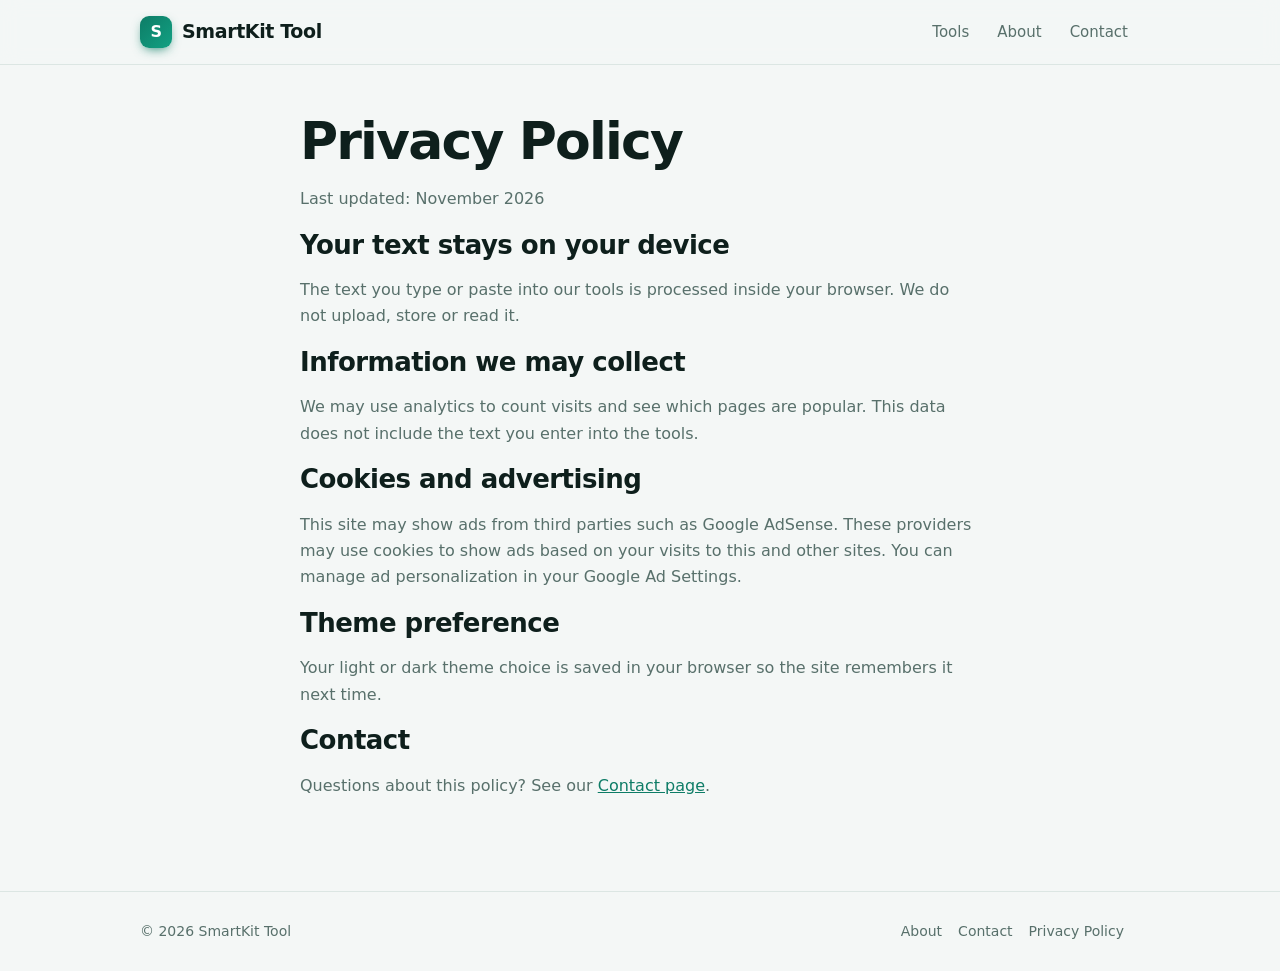
<file: privacy.html>
<!DOCTYPE html>
<html lang="en">
<head>
<meta charset="UTF-8">
<meta name="viewport" content="width=device-width, initial-scale=1">
<title>Privacy Policy - SmartKit Tool</title>
<meta name="description" content="Privacy Policy for SmartKit Tool.">
<meta name="theme-color" content="#0d7c66">
<link rel="stylesheet" href="style.css">
<script>try{var t=localStorage.getItem('theme')||(matchMedia('(prefers-color-scheme:dark)').matches?'dark':'light');document.documentElement.dataset.theme=t}catch(e){}</script>
</head>
<body>
<header><div class="wrap">
  <a class="logo" href="index.html"><span class="mark">S</span>SmartKit Tool</a>
  <nav><a href="index.html">Tools</a><a href="about.html">About</a><a href="contact.html">Contact</a></nav>
</div></header>
<main class="doc">
<h1>Privacy Policy</h1>
<p>Last updated: November 2026</p>
<h2>Your text stays on your device</h2>
<p>The text you type or paste into our tools is processed inside your browser. We do not upload, store or read it.</p>
<h2>Information we may collect</h2>
<p>We may use analytics to count visits and see which pages are popular. This data does not include the text you enter into the tools.</p>
<h2>Cookies and advertising</h2>
<p>This site may show ads from third parties such as Google AdSense. These providers may use cookies to show ads based on your visits to this and other sites. You can manage ad personalization in your Google Ad Settings.</p>
<h2>Theme preference</h2>
<p>Your light or dark theme choice is saved in your browser so the site remembers it next time.</p>
<h2>Contact</h2>
<p>Questions about this policy? See our <a href="contact.html">Contact page</a>.</p>
</main>
<footer><div class="wrap">
  <div>© <span id="y">2026</span> SmartKit Tool</div>
  <div><a href="about.html">About</a><a href="contact.html">Contact</a><a href="privacy.html">Privacy Policy</a></div>
</div></footer>
<script>document.getElementById('y').textContent=new Date().getFullYear()</script>
</body>
</html>
</file>
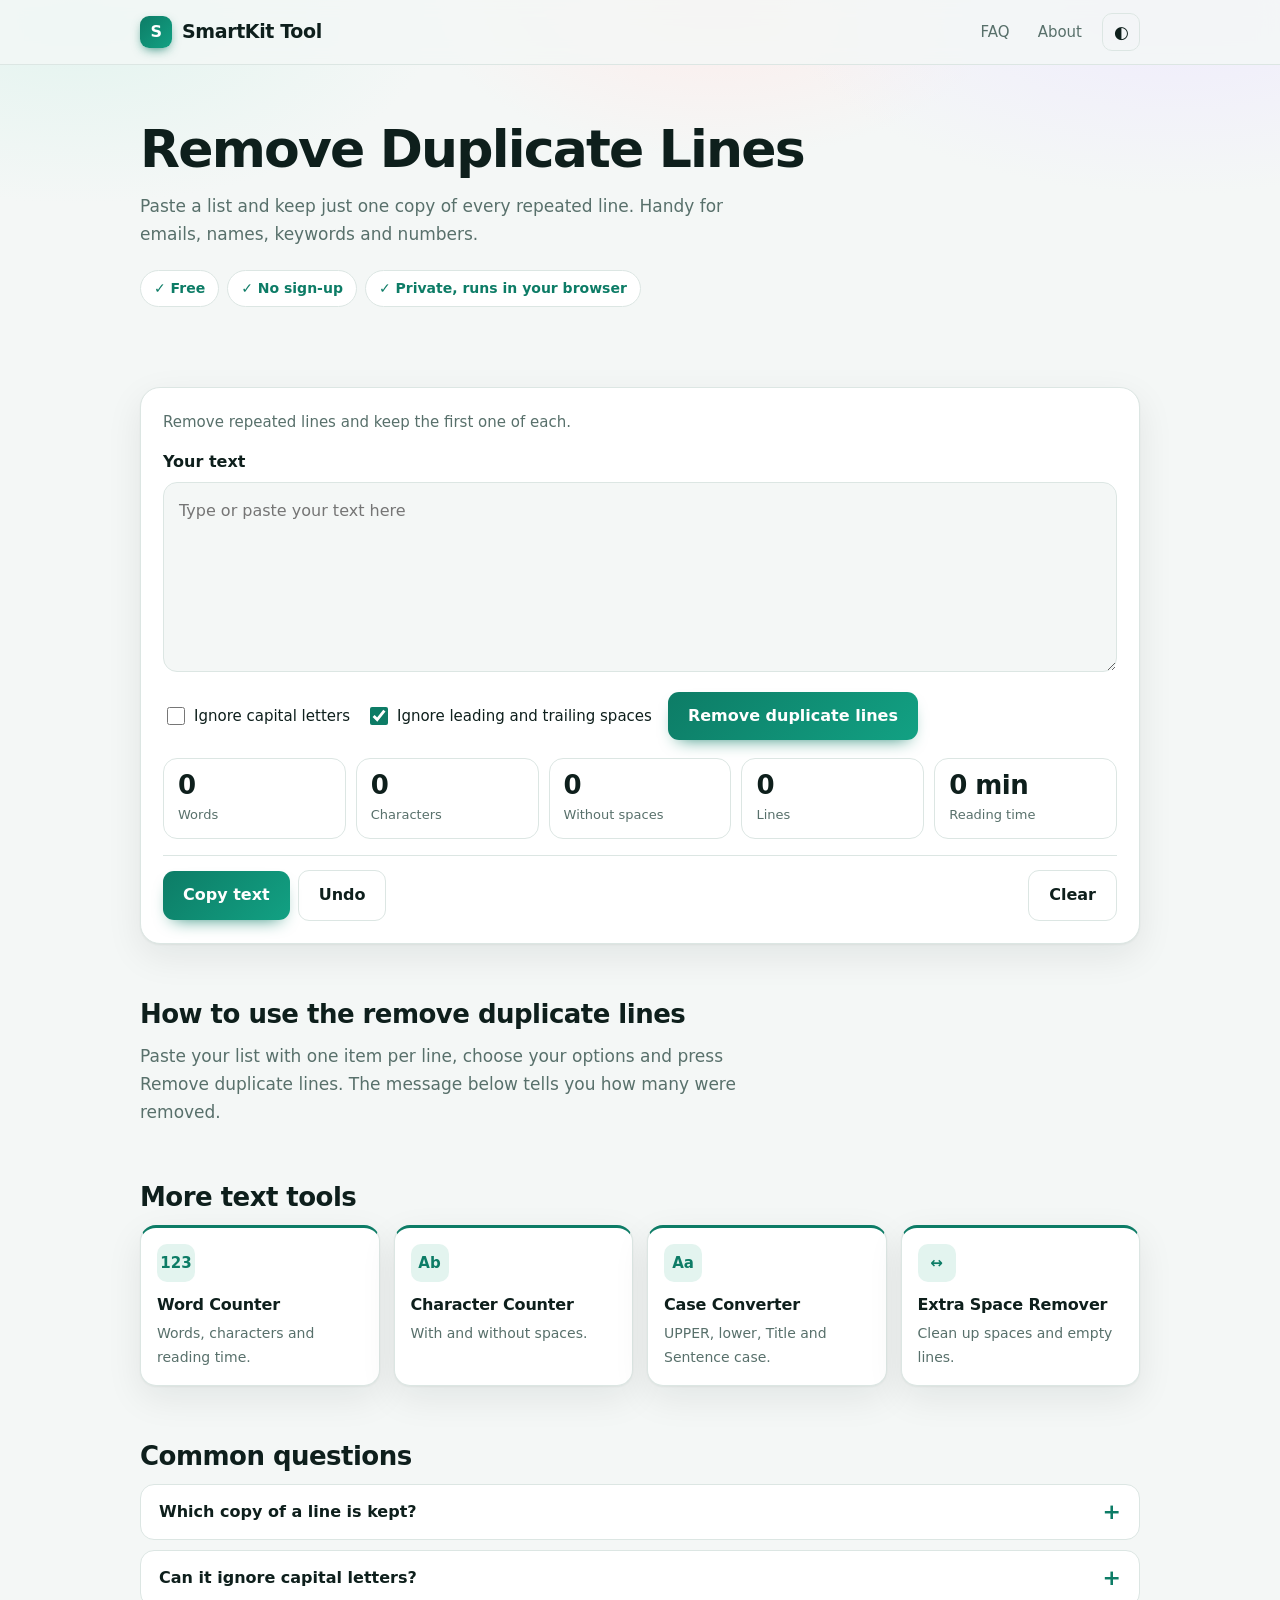
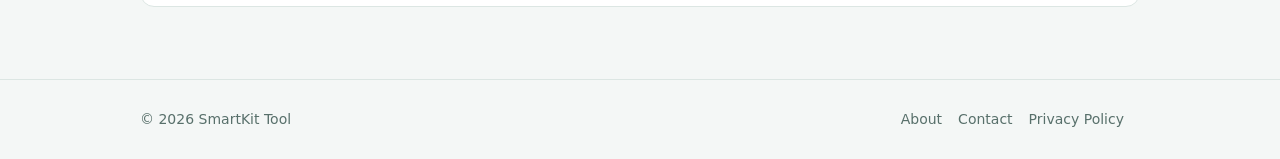
<file: remove-duplicate-lines.html>
<!DOCTYPE html>
<html lang="en">
<head>
<meta charset="UTF-8">
<meta name="viewport" content="width=device-width, initial-scale=1">
<title>Remove Duplicate Lines - Delete Repeated Lines Online | SmartKit Tool</title>
<meta name="description" content="Free tool to remove duplicate lines from a list. Keep one of each repeated line, with options to ignore capital letters and extra spaces.">
<meta name="theme-color" content="#0d7c66">
<meta property="og:title" content="Remove Duplicate Lines - Delete Repeated Lines Online | SmartKit Tool">
<meta property="og:description" content="Free tool to remove duplicate lines from a list. Keep one of each repeated line, with options to ignore capital letters and extra spaces.">
<meta property="og:type" content="website">
<link rel="icon" href="data:image/svg+xml,%3Csvg xmlns='http://www.w3.org/2000/svg' viewBox='0 0 32 32'%3E%3Crect width='32' height='32' rx='8' fill='%230d7c66'/%3E%3Ctext x='16' y='22' font-size='17' font-weight='800' text-anchor='middle' fill='white' font-family='Arial'%3ES%3C/text%3E%3C/svg%3E">
<link rel="stylesheet" href="style.css">
<link rel="stylesheet" href="theme.css">
<script>try{var t=localStorage.getItem('theme')||(matchMedia('(prefers-color-scheme:dark)').matches?'dark':'light');document.documentElement.dataset.theme=t}catch(e){}</script>
</head>
<body data-tool="dupes">
<header><div class="wrap">
  <a class="logo" href="index.html"><span class="mark">S</span>SmartKit Tool</a>
  <nav>
    <a href="#faq">FAQ</a><a href="about.html">About</a>
    <button class="icon-btn" id="theme" aria-label="Switch light or dark theme">◐</button>
  </nav>
</div></header>

<main class="wrap">
  <section class="hero">
    <h1>Remove Duplicate Lines</h1>
    <p class="lead">Paste a list and keep just one copy of every repeated line. Handy for emails, names, keywords and numbers.</p>
    <ul class="pills"><li>Free</li><li>No sign-up</li><li>Private, runs in your browser</li></ul>
  </section>

  <section class="block">
    <section class="bench" aria-label="Remove Duplicate Lines">
    <div class="work">
      <p class="hint">Remove repeated lines and keep the first one of each.</p>
      <label class="lbl" for="textInput">Your text</label>
      <textarea id="textInput" placeholder="Type or paste your text here"></textarea>
      <div class="panel row"><label><input type="checkbox" id="ic"> Ignore capital letters</label><label><input type="checkbox" id="tr" checked> Ignore leading and trailing spaces</label><button class="btn" data-act="dupes">Remove duplicate lines</button></div>
      <p id="message" role="status"></p>
      <div class="stats" aria-live="polite">
        <div class="stat" id="s-words"><b id="words">0</b><span>Words</span></div>
        <div class="stat" id="s-chars"><b id="chars">0</b><span>Characters</span></div>
        <div class="stat"><b id="noSpaces">0</b><span>Without spaces</span></div>
        <div class="stat"><b id="lines">0</b><span>Lines</span></div>
        <div class="stat"><b id="read">0 min</b><span>Reading time</span></div>
      </div>
      <div class="row end">
        <div class="row" style="margin:0">
          <button class="btn" data-act="copy">Copy text</button>
          <button class="btn ghost" data-act="undo">Undo</button>
        </div>
        <button class="btn ghost" data-act="clear">Clear</button>
      </div>
    </div>
    </section>
  </section>

  <section class="block">
    <h2>How to use the remove duplicate lines</h2>
    <p class="lead">Paste your list with one item per line, choose your options and press Remove duplicate lines. The message below tells you how many were removed.</p>
  </section>

  <section class="block">
    <h2>More text tools</h2>
    <div class="cards sm">
      <a class="card sm" data-cat="text" href="word-counter.html"><div class="ic">123</div><h3>Word Counter</h3><p>Words, characters and reading time.</p></a>
      <a class="card sm" data-cat="text" href="character-counter.html"><div class="ic">Ab</div><h3>Character Counter</h3><p>With and without spaces.</p></a>
      <a class="card sm" data-cat="text" href="case-converter.html"><div class="ic">Aa</div><h3>Case Converter</h3><p>UPPER, lower, Title and Sentence case.</p></a>
      <a class="card sm" data-cat="text" href="extra-space-remover.html"><div class="ic">↔</div><h3>Extra Space Remover</h3><p>Clean up spaces and empty lines.</p></a>
    </div>
  </section>

  <section class="block faq" id="faq">
    <h2>Common questions</h2>
    <details><summary>Which copy of a line is kept?</summary><p>The first time a line appears is kept. Later copies are removed.</p></details>
    <details><summary>Can it ignore capital letters?</summary><p>Yes. Tick Ignore capital letters so Apple and apple count as the same line.</p></details>
  </section>
</main>

<footer><div class="wrap">
  <div>© <span id="y">2026</span> SmartKit Tool</div>
  <div><a href="about.html">About</a><a href="contact.html">Contact</a><a href="privacy.html">Privacy Policy</a></div>
</div></footer>

<script src="text-tools.js"></script>
</body>
</html>
</file>
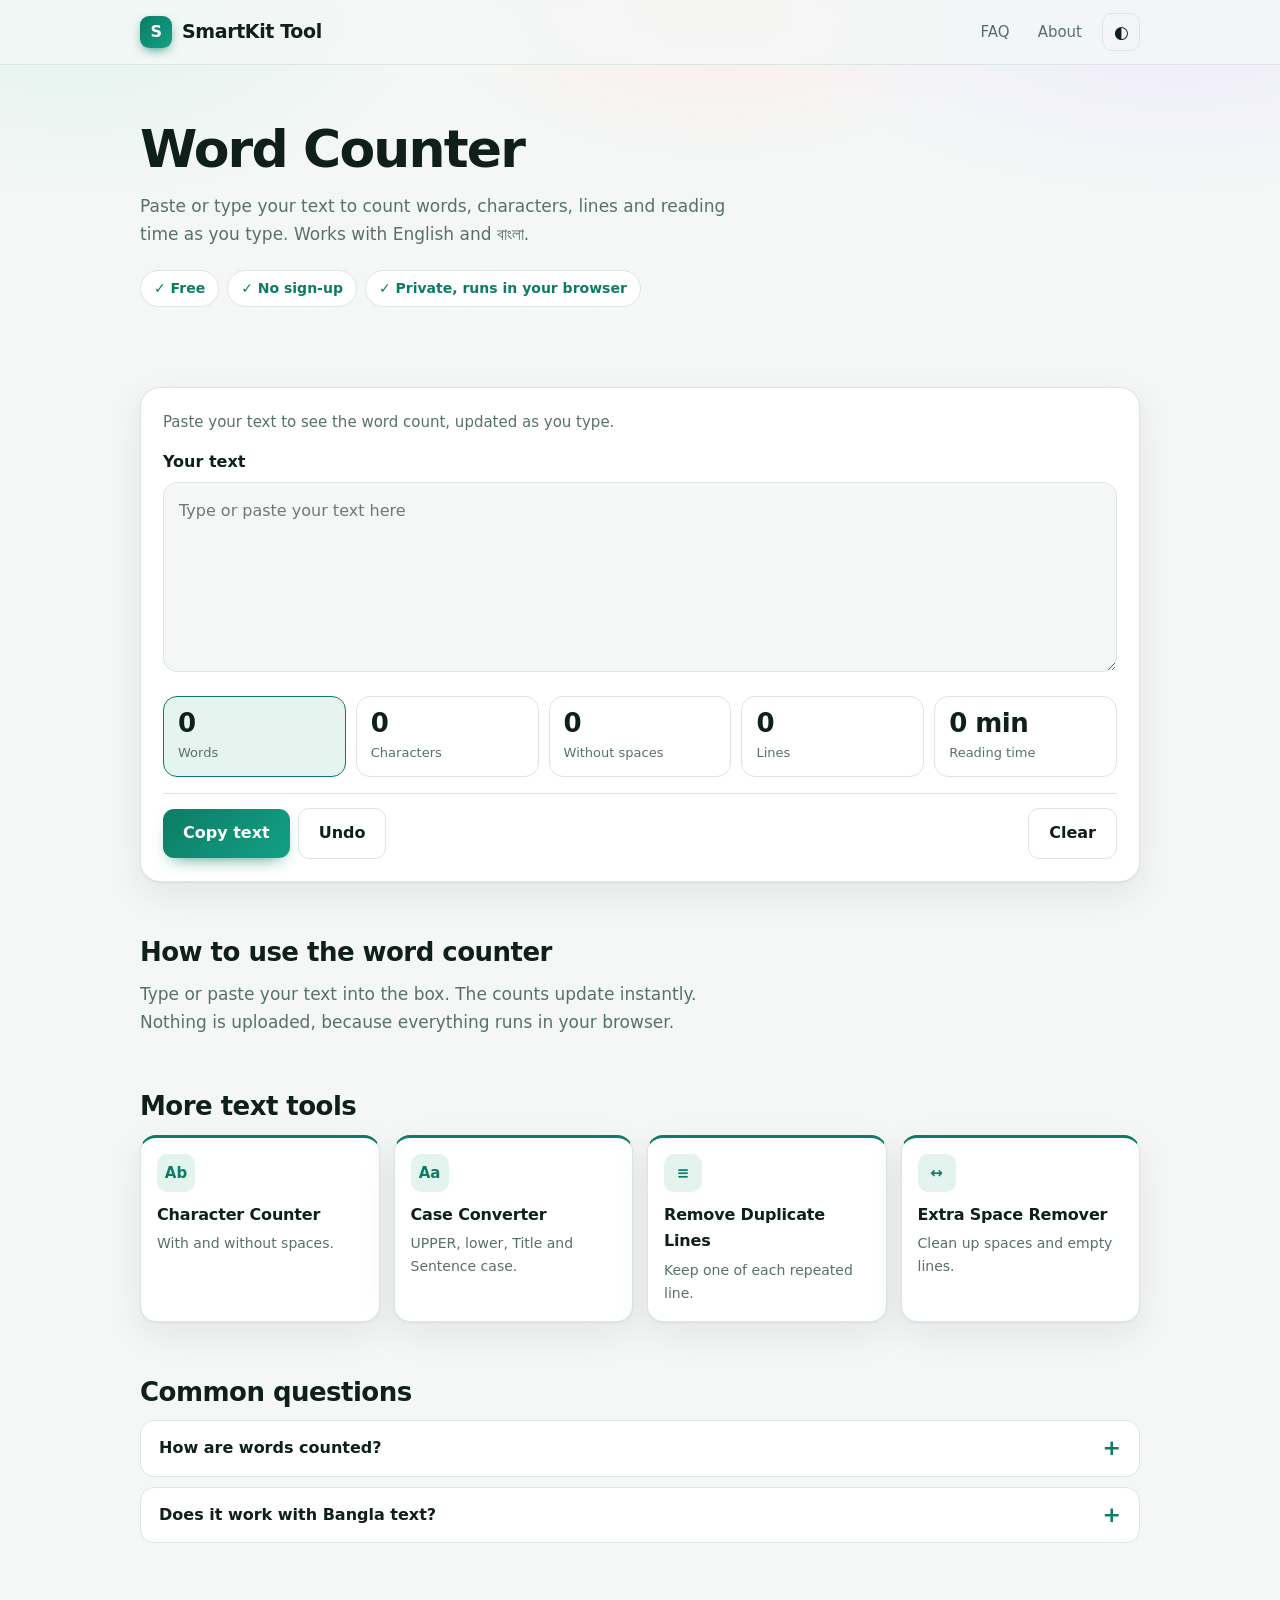
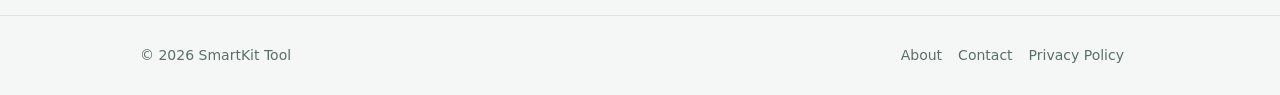
<file: word-counter.html>
<!DOCTYPE html>
<html lang="en">
<head>
<meta charset="UTF-8">
<meta name="viewport" content="width=device-width, initial-scale=1">
<title>Word Counter - Count Words and Reading Time Online | SmartKit Tool</title>
<meta name="description" content="Free word counter. Paste your text to count words, characters, lines and reading time instantly. Works with Bangla and English.">
<meta name="theme-color" content="#0d7c66">
<meta property="og:title" content="Word Counter - Count Words and Reading Time Online | SmartKit Tool">
<meta property="og:description" content="Free word counter. Paste your text to count words, characters, lines and reading time instantly. Works with Bangla and English.">
<meta property="og:type" content="website">
<link rel="icon" href="data:image/svg+xml,%3Csvg xmlns='http://www.w3.org/2000/svg' viewBox='0 0 32 32'%3E%3Crect width='32' height='32' rx='8' fill='%230d7c66'/%3E%3Ctext x='16' y='22' font-size='17' font-weight='800' text-anchor='middle' fill='white' font-family='Arial'%3ES%3C/text%3E%3C/svg%3E">
<link rel="stylesheet" href="style.css">
<link rel="stylesheet" href="theme.css">
<script>try{var t=localStorage.getItem('theme')||(matchMedia('(prefers-color-scheme:dark)').matches?'dark':'light');document.documentElement.dataset.theme=t}catch(e){}</script>
</head>
<body data-tool="words">
<header><div class="wrap">
  <a class="logo" href="index.html"><span class="mark">S</span>SmartKit Tool</a>
  <nav>
    <a href="#faq">FAQ</a><a href="about.html">About</a>
    <button class="icon-btn" id="theme" aria-label="Switch light or dark theme">◐</button>
  </nav>
</div></header>

<main class="wrap">
  <section class="hero">
    <h1>Word Counter</h1>
    <p class="lead">Paste or type your text to count words, characters, lines and reading time as you type. Works with English and বাংলা.</p>
    <ul class="pills"><li>Free</li><li>No sign-up</li><li>Private, runs in your browser</li></ul>
  </section>

  <section class="block">
    <section class="bench" aria-label="Word Counter">
    <div class="work">
      <p class="hint">Paste your text to see the word count, updated as you type.</p>
      <label class="lbl" for="textInput">Your text</label>
      <textarea id="textInput" placeholder="Type or paste your text here"></textarea>
      
      <p id="message" role="status"></p>
      <div class="stats" aria-live="polite">
        <div class="stat" id="s-words"><b id="words">0</b><span>Words</span></div>
        <div class="stat" id="s-chars"><b id="chars">0</b><span>Characters</span></div>
        <div class="stat"><b id="noSpaces">0</b><span>Without spaces</span></div>
        <div class="stat"><b id="lines">0</b><span>Lines</span></div>
        <div class="stat"><b id="read">0 min</b><span>Reading time</span></div>
      </div>
      <div class="row end">
        <div class="row" style="margin:0">
          <button class="btn" data-act="copy">Copy text</button>
          <button class="btn ghost" data-act="undo">Undo</button>
        </div>
        <button class="btn ghost" data-act="clear">Clear</button>
      </div>
    </div>
    </section>
  </section>

  <section class="block">
    <h2>How to use the word counter</h2>
    <p class="lead">Type or paste your text into the box. The counts update instantly. Nothing is uploaded, because everything runs in your browser.</p>
  </section>

  <section class="block">
    <h2>More text tools</h2>
    <div class="cards sm">
      <a class="card sm" data-cat="text" href="character-counter.html"><div class="ic">Ab</div><h3>Character Counter</h3><p>With and without spaces.</p></a>
      <a class="card sm" data-cat="text" href="case-converter.html"><div class="ic">Aa</div><h3>Case Converter</h3><p>UPPER, lower, Title and Sentence case.</p></a>
      <a class="card sm" data-cat="text" href="remove-duplicate-lines.html"><div class="ic">≡</div><h3>Remove Duplicate Lines</h3><p>Keep one of each repeated line.</p></a>
      <a class="card sm" data-cat="text" href="extra-space-remover.html"><div class="ic">↔</div><h3>Extra Space Remover</h3><p>Clean up spaces and empty lines.</p></a>
    </div>
  </section>

  <section class="block faq" id="faq">
    <h2>Common questions</h2>
    <details><summary>How are words counted?</summary><p>Any group of characters separated by spaces or line breaks counts as one word. Reading time assumes about 200 words per minute.</p></details>
    <details><summary>Does it work with Bangla text?</summary><p>Yes. Word, character and line counts work with Bangla and other languages.</p></details>
  </section>
</main>

<footer><div class="wrap">
  <div>© <span id="y">2026</span> SmartKit Tool</div>
  <div><a href="about.html">About</a><a href="contact.html">Contact</a><a href="privacy.html">Privacy Policy</a></div>
</div></footer>

<script src="text-tools.js"></script>
</body>
</html>
</file>
<file: style.css>
:root{--bg:#f4f7f6;--surface:#fff;--ink:#0e1f1c;--muted:#58706b;--line:#dce6e3;--accent:#0d7c66;--accent-h:#0a6654;--accent2:#12a183;--on:#fff;--soft:#e6f4f0;--ok:#0d7c66;--r:14px;--shadow:0 1px 2px rgba(14,31,28,.05),0 12px 36px rgba(14,31,28,.08)}
:root[data-theme=dark]{--bg:#0a1311;--surface:#111d1a;--ink:#e8f2ef;--muted:#93aaa4;--line:#213630;--accent:#3fc8a8;--accent-h:#6ad9bf;--accent2:#2aa88c;--on:#06201a;--soft:#143029;--ok:#6ad9bf;--shadow:0 1px 2px rgba(0,0,0,.4),0 12px 36px rgba(0,0,0,.4)}
*{box-sizing:border-box}
html{scroll-behavior:smooth}
body{margin:0;overflow-x:clip;background:var(--bg);color:var(--ink);font:16px/1.65 "Inter","Segoe UI",system-ui,-apple-system,"Noto Sans Bengali",Roboto,Arial,sans-serif;-webkit-font-smoothing:antialiased}
a{color:var(--accent)}
:focus-visible{outline:3px solid var(--accent);outline-offset:2px}
[hidden]{display:none!important}
.wrap{max-width:1040px;margin:0 auto;padding:0 20px}
main.wrap{position:relative;isolation:isolate}
header{position:sticky;top:0;z-index:20;background:var(--bg);background:color-mix(in srgb,var(--bg) 84%,transparent);-webkit-backdrop-filter:saturate(1.4) blur(10px);backdrop-filter:saturate(1.4) blur(10px);border-bottom:1px solid var(--line)}
header .wrap{display:flex;align-items:center;justify-content:space-between;height:64px}
.logo{display:flex;align-items:center;gap:10px;font-weight:800;font-size:19px;letter-spacing:-.02em;color:var(--ink);text-decoration:none}
.mark{width:32px;height:32px;border-radius:9px;background:linear-gradient(135deg,var(--accent),var(--accent2));color:var(--on);display:grid;place-items:center;font-size:16px;font-weight:800;box-shadow:0 4px 12px -4px var(--accent)}
nav{display:flex;align-items:center;gap:4px}
nav a{padding:8px 12px;border-radius:9px;color:var(--muted);text-decoration:none;font-size:15px;font-weight:500}
nav a:hover{color:var(--ink);background:var(--soft)}
.icon-btn{background:transparent;border:1px solid var(--line);color:var(--ink);width:38px;height:38px;border-radius:10px;padding:0;font-size:17px;cursor:pointer;margin-left:4px}
.icon-btn:hover{background:var(--soft)}
h1{font-size:clamp(32px,6vw,52px);line-height:1.1;letter-spacing:-.035em;margin:0 0 14px;font-weight:800}
h1 em{font-style:normal;color:var(--accent)}
h2{font-size:26px;letter-spacing:-.02em;margin:0 0 12px;line-height:1.25}
.lead{color:var(--muted);max-width:58ch;margin:0;font-size:17px}
.hero{padding:56px 0 32px;position:relative}
.hero::before{content:"";position:absolute;top:-70px;left:50%;width:100vw;height:380px;transform:translateX(-50%);z-index:-1;background:radial-gradient(55% 70% at 88% 0,var(--soft),transparent 70%),radial-gradient(40% 60% at 4% 8%,var(--soft),transparent 70%)}
.pills{display:flex;flex-wrap:wrap;gap:8px;margin:22px 0 0;padding:0;list-style:none}
.pills li{font-size:14px;font-weight:600;color:var(--accent);background:var(--surface);border:1px solid var(--line);padding:6px 13px;border-radius:999px}
.pills li::before{content:"✓ ";font-weight:800}
.btn{background:linear-gradient(135deg,var(--accent),var(--accent2));color:var(--on);border:0;padding:11px 20px;min-height:46px;border-radius:11px;cursor:pointer;font:inherit;font-weight:600;box-shadow:0 8px 18px -10px var(--accent);transition:transform .15s,box-shadow .15s}
.btn:hover{transform:translateY(-1px);box-shadow:0 10px 22px -10px var(--accent)}
.btn.ghost{background:transparent;color:var(--ink);border:1px solid var(--line);box-shadow:none}
.btn.ghost:hover{background:var(--soft);transform:none}
.bench{background:var(--surface);border:1px solid var(--line);border-radius:20px;box-shadow:var(--shadow);overflow:hidden}
.tabs{display:flex;gap:4px;padding:8px;overflow-x:auto;background:var(--bg);border-bottom:1px solid var(--line);scrollbar-width:none}
.tab{flex:none;background:transparent;border:0;padding:10px 16px;font:inherit;font-weight:600;font-size:15px;color:var(--muted);cursor:pointer;border-radius:11px}
.tab:hover{color:var(--ink)}
.tab[aria-selected=true]{background:var(--surface);color:var(--accent);box-shadow:0 1px 4px rgba(14,31,28,.14)}
.work{padding:22px}
.work p.hint{margin:0 0 14px;color:var(--muted);font-size:15px}
label.lbl{display:block;font-weight:700;margin-bottom:6px}
textarea{width:100%;min-height:190px;padding:15px;border:1px solid var(--line);border-radius:var(--r);background:var(--bg);color:var(--ink);font:inherit;resize:vertical}
textarea:focus{outline:3px solid var(--accent);outline-offset:0;border-color:var(--accent)}
.stats{display:grid;grid-template-columns:repeat(auto-fit,minmax(112px,1fr));gap:10px;margin:16px 0}
.stat{border:1px solid var(--line);border-radius:var(--r);padding:11px 14px;background:var(--surface)}
.stat b{display:block;font-size:26px;line-height:1.2;letter-spacing:-.02em}
.stat span{color:var(--muted);font-size:13px}
.stat.hl{background:var(--soft);border-color:var(--accent)}
.row{display:flex;flex-wrap:wrap;gap:8px;align-items:center;margin-top:10px}
.row label{display:flex;align-items:center;gap:6px;font-size:15px;margin-right:8px}
.row input[type=checkbox]{width:18px;height:18px;accent-color:var(--accent)}
.row.end{justify-content:space-between;margin-top:16px;padding-top:14px;border-top:1px solid var(--line)}
#message{margin:0;color:var(--ok);font-size:14px;font-weight:600}
#message:not(:empty){margin:10px 0 0;min-height:24px}
.tiles{display:grid;grid-template-columns:repeat(auto-fit,minmax(150px,1fr));gap:10px;margin:8px 0 18px}
.tile{background:var(--bg);color:var(--ink);border:1.5px solid var(--line);border-radius:12px;padding:12px 14px;min-height:48px;font:inherit;font-weight:600;cursor:pointer;text-align:left}
.tile:hover{border-color:var(--accent)}
.tile[aria-pressed=true]{border-color:var(--accent);background:var(--soft);color:var(--accent)}
.seg{display:inline-flex;gap:4px;background:var(--bg);border:1px solid var(--line);border-radius:12px;padding:4px;margin:6px 0 18px}
.seg button{background:transparent;border:0;border-radius:9px;padding:9px 18px;min-height:40px;font:inherit;font-weight:600;color:var(--muted);cursor:pointer}
.seg button[aria-pressed=true]{background:var(--surface);color:var(--ink);box-shadow:0 1px 3px rgba(0,0,0,.15)}
.grid{display:grid;grid-template-columns:1fr 1fr;gap:14px;margin-bottom:18px}
.grid label{grid-column:1/-1;display:grid;gap:5px;font-weight:600;font-size:15px}
.grid label.half{grid-column:auto}
input,select{font:inherit;font-weight:400;color:var(--ink);background:var(--bg);border:1px solid var(--line);border-radius:10px;padding:11px 12px;width:100%;min-height:46px}
input:focus,select:focus{outline:3px solid var(--accent);outline-offset:0;border-color:var(--accent)}
.paper{background:#fffefb;color:#1c1a24;font:16px/1.8 Georgia,"Times New Roman",serif;border:1px solid var(--line);border-top:4px solid var(--accent);border-radius:8px;padding:26px 22px;white-space:pre-wrap;word-break:break-word;margin:12px 0;box-shadow:0 6px 20px -12px rgba(14,31,28,.3)}
.bt{display:flex;flex-wrap:wrap;gap:8px}
#err{color:#b3261e;font-weight:600;min-height:22px;margin:10px 0 0}
section.block{padding:48px 0 6px}
.cards{display:grid;grid-template-columns:repeat(auto-fit,minmax(250px,1fr));gap:14px}
.card{display:block;text-decoration:none;color:var(--ink);background:var(--surface);border:1px solid var(--line);border-radius:16px;padding:20px;box-shadow:var(--shadow);transition:transform .15s,border-color .15s}
.card:hover{transform:translateY(-2px);border-color:var(--accent)}
.card .ic{width:44px;height:44px;border-radius:12px;background:var(--soft);color:var(--accent);display:grid;place-items:center;font-weight:800;font-size:17px;margin-bottom:14px}
.card .ic svg{width:22px;height:22px;fill:none;stroke:currentColor;stroke-width:1.8;stroke-linecap:round;stroke-linejoin:round}
.card h3{margin:0 0 4px;font-size:18px;letter-spacing:-.01em}
.card p{margin:0;color:var(--muted);font-size:15px}
.faq details{background:var(--surface);border:1px solid var(--line);border-radius:var(--r);padding:14px 18px;margin-bottom:10px}
.faq summary{cursor:pointer;font-weight:600;list-style:none;display:flex;justify-content:space-between;gap:12px}
.faq summary::-webkit-details-marker{display:none}
.faq summary::after{content:"+";color:var(--accent);font-size:22px;line-height:1.2}
.faq details[open] summary::after{content:"−"}
.faq p{color:var(--muted);margin:10px 0 0}
.doc{max-width:720px;margin:0 auto;padding:48px 20px 20px}
.doc p,.doc li{color:var(--muted)}
footer{margin-top:56px;border-top:1px solid var(--line);padding:28px 0;color:var(--muted);font-size:14px}
footer .wrap{display:flex;flex-wrap:wrap;gap:12px;justify-content:space-between}
footer a{margin-right:16px;color:var(--muted);text-decoration:none}
footer a:hover{color:var(--accent);text-decoration:underline}
@media (max-width:520px){.grid label.half{grid-column:1/-1}.work{padding:18px}.hero{padding:40px 0 24px}nav a{padding:8px 9px}}
@media (prefers-reduced-motion:reduce){html{scroll-behavior:auto}*{transition:none!important}}
@media print{header,footer,.hero,.faq,.block,.tiles,.seg,#f,.bt,.work>.lbl,#result>.lbl,#result>p{display:none!important}.bench{border:0;box-shadow:none}.paper{border:0;box-shadow:none}}
</file>
<file: theme.css>
/* SmartKit Tool - colour layer. Load AFTER style.css */
:root{
  --c-text:#0d7c66;--c2-text:#12a183;--cs-text:#e3f4ef;
  --c-pdf:#d23f31;--c2-pdf:#e4563a;--cs-pdf:#fdeceb;
  --c-img:#6a4de0;--c2-img:#8264ec;--cs-img:#efebfd;
  --c-doc:#2563eb;--c2-doc:#3b7bf0;--cs-doc:#e8f0fe;
}
:root[data-theme=dark]{
  --c-text:#3fc8a8;--c2-text:#2aa88c;--cs-text:#143029;
  --c-pdf:#ff8a73;--c2-pdf:#ff6b57;--cs-pdf:#3a1c18;
  --c-img:#a995ff;--c2-img:#8b73f5;--cs-img:#241d45;
  --c-doc:#7aa7ff;--c2-doc:#5b8ff0;--cs-doc:#162744;
}
[data-cat=text]{--c:var(--c-text);--c2:var(--c2-text);--cs:var(--cs-text)}
[data-cat=pdf]{--c:var(--c-pdf);--c2:var(--c2-pdf);--cs:var(--cs-pdf)}
[data-cat=img]{--c:var(--c-img);--c2:var(--c2-img);--cs:var(--cs-img)}
[data-cat=doc]{--c:var(--c-doc);--c2:var(--c2-doc);--cs:var(--cs-doc)}

/* tool pages take their category colour */
body[data-cat]{--accent:var(--c);--accent2:var(--c2);--soft:var(--cs);--ok:var(--c)}
body[data-cat=pdf]{--accent-h:var(--c2-pdf)}

/* hero */
.hero::before{background:
  radial-gradient(45% 75% at 92% 0,var(--cs-img),transparent 70%),
  radial-gradient(40% 70% at 6% 6%,var(--cs-text),transparent 70%),
  radial-gradient(32% 60% at 56% 0,var(--cs-pdf),transparent 72%)}
h1 em{background:linear-gradient(90deg,var(--accent),var(--accent2));-webkit-background-clip:text;background-clip:text;color:transparent}
body:not([data-cat]) h1 em{background-image:linear-gradient(90deg,var(--c-text),var(--c-img))}
.lead.sub{font-size:15px;margin-top:6px}

/* what you can do */
.do{display:grid;grid-template-columns:repeat(auto-fit,minmax(210px,1fr));gap:12px;margin-top:28px}
.do a{display:flex;align-items:center;gap:12px;padding:14px 16px;border-radius:16px;background:var(--surface);border:1px solid var(--line);border-left:4px solid var(--c);text-decoration:none;color:var(--ink);font-weight:700;box-shadow:var(--shadow);transition:transform .15s}
.do a:hover{transform:translateY(-2px)}
.do .ic{width:42px;height:42px;flex:none;border-radius:12px;background:var(--cs);color:var(--c);display:grid;place-items:center;font-weight:800;font-size:15px}
.do .ic svg{width:21px;height:21px;fill:none;stroke:currentColor;stroke-width:1.8;stroke-linecap:round;stroke-linejoin:round}
.do small{display:block;color:var(--muted);font-weight:400;font-size:13px;line-height:1.35}

/* categories and cards */
.cat{margin-top:30px}
.cat:first-of-type{margin-top:18px}
.ct{display:flex;align-items:center;gap:10px;font-size:19px;margin:0 0 12px;letter-spacing:-.01em}
.ct::before{content:"";width:8px;height:22px;border-radius:4px;background:linear-gradient(var(--c),var(--c2))}
.ct span{font-weight:500;font-size:14px;color:var(--muted)}
.card[data-cat]{border-top:3px solid var(--c)}
.card[data-cat]:hover{border-color:var(--c)}
.card[data-cat] .ic{background:var(--cs);color:var(--c)}
.cards.sm{grid-template-columns:repeat(auto-fit,minmax(190px,1fr))}
.card.sm{padding:16px}
.card.sm .ic{width:38px;height:38px;font-size:15px;margin-bottom:10px;border-radius:10px}
.card.sm h3{font-size:16px}
.card.sm p{font-size:14px}
@media (max-width:520px){.cards.sm{grid-template-columns:1fr 1fr}.card.sm p{display:none}}
</file>
